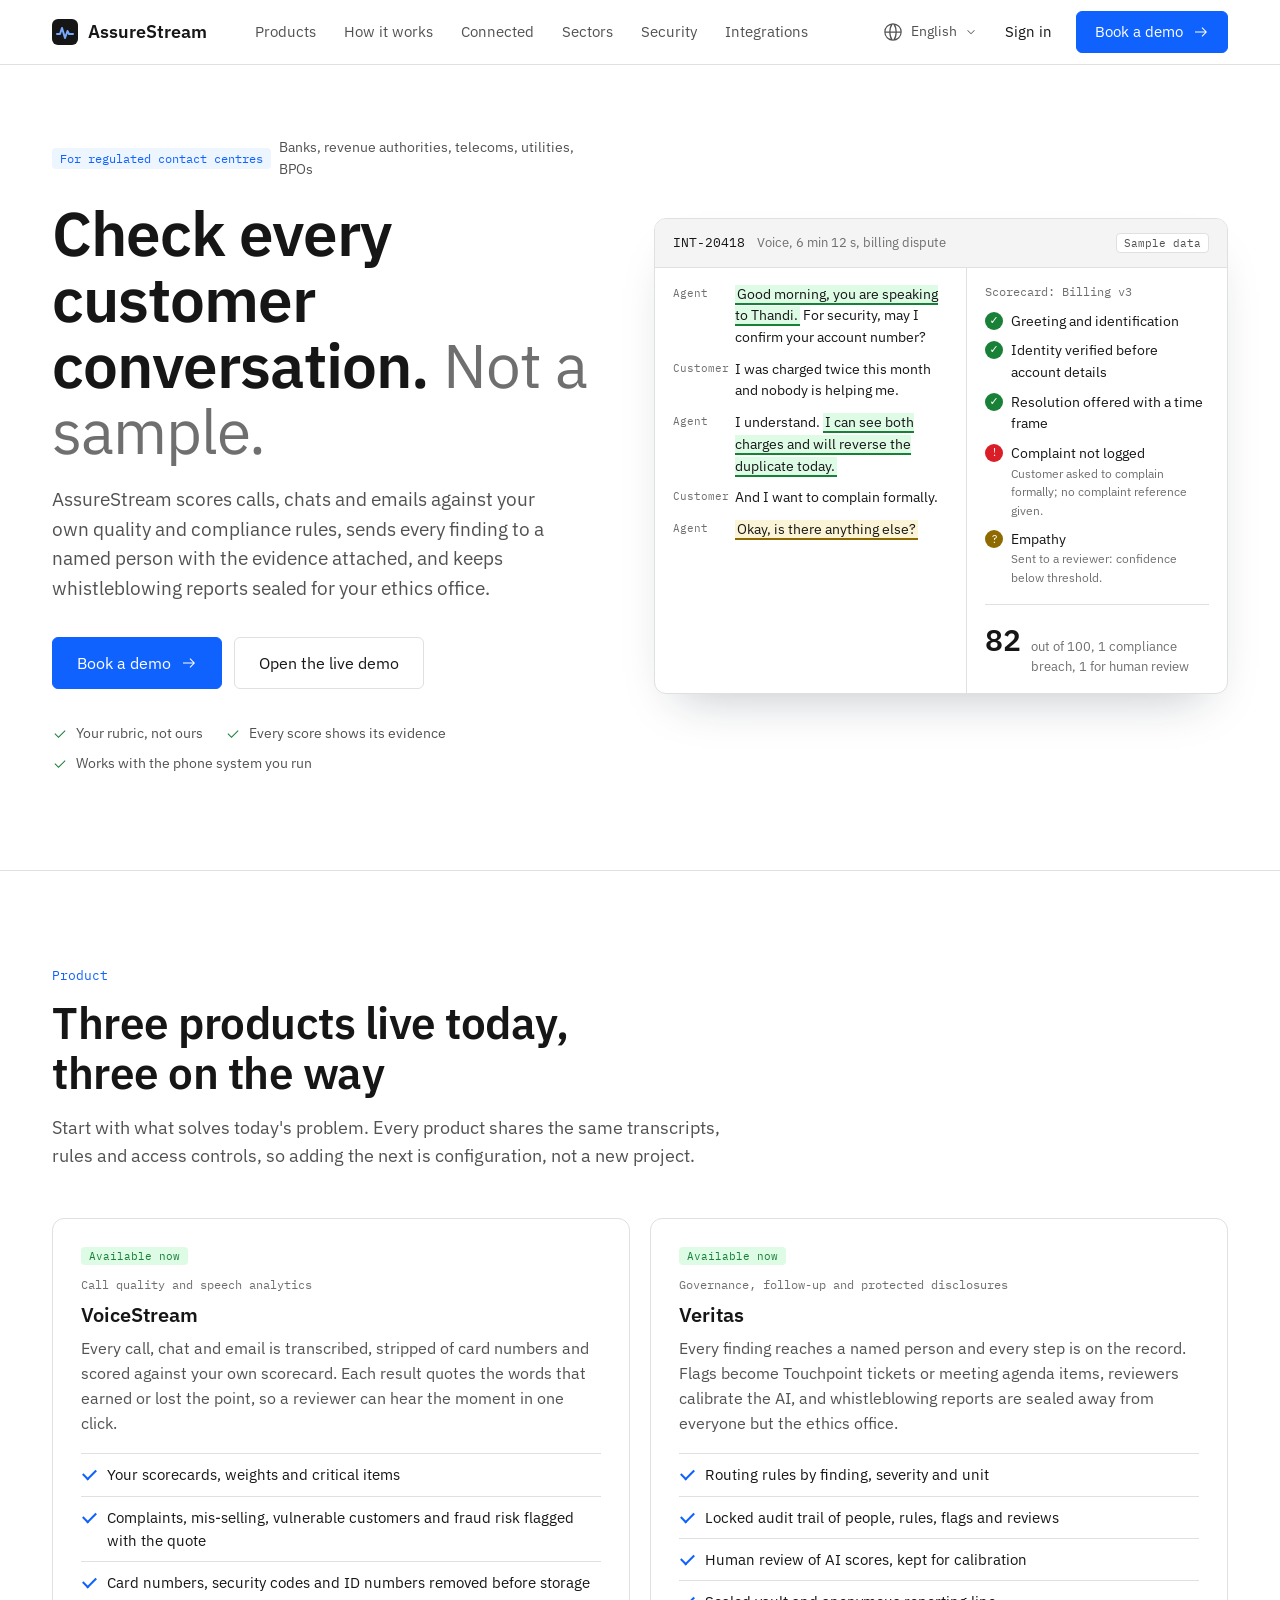
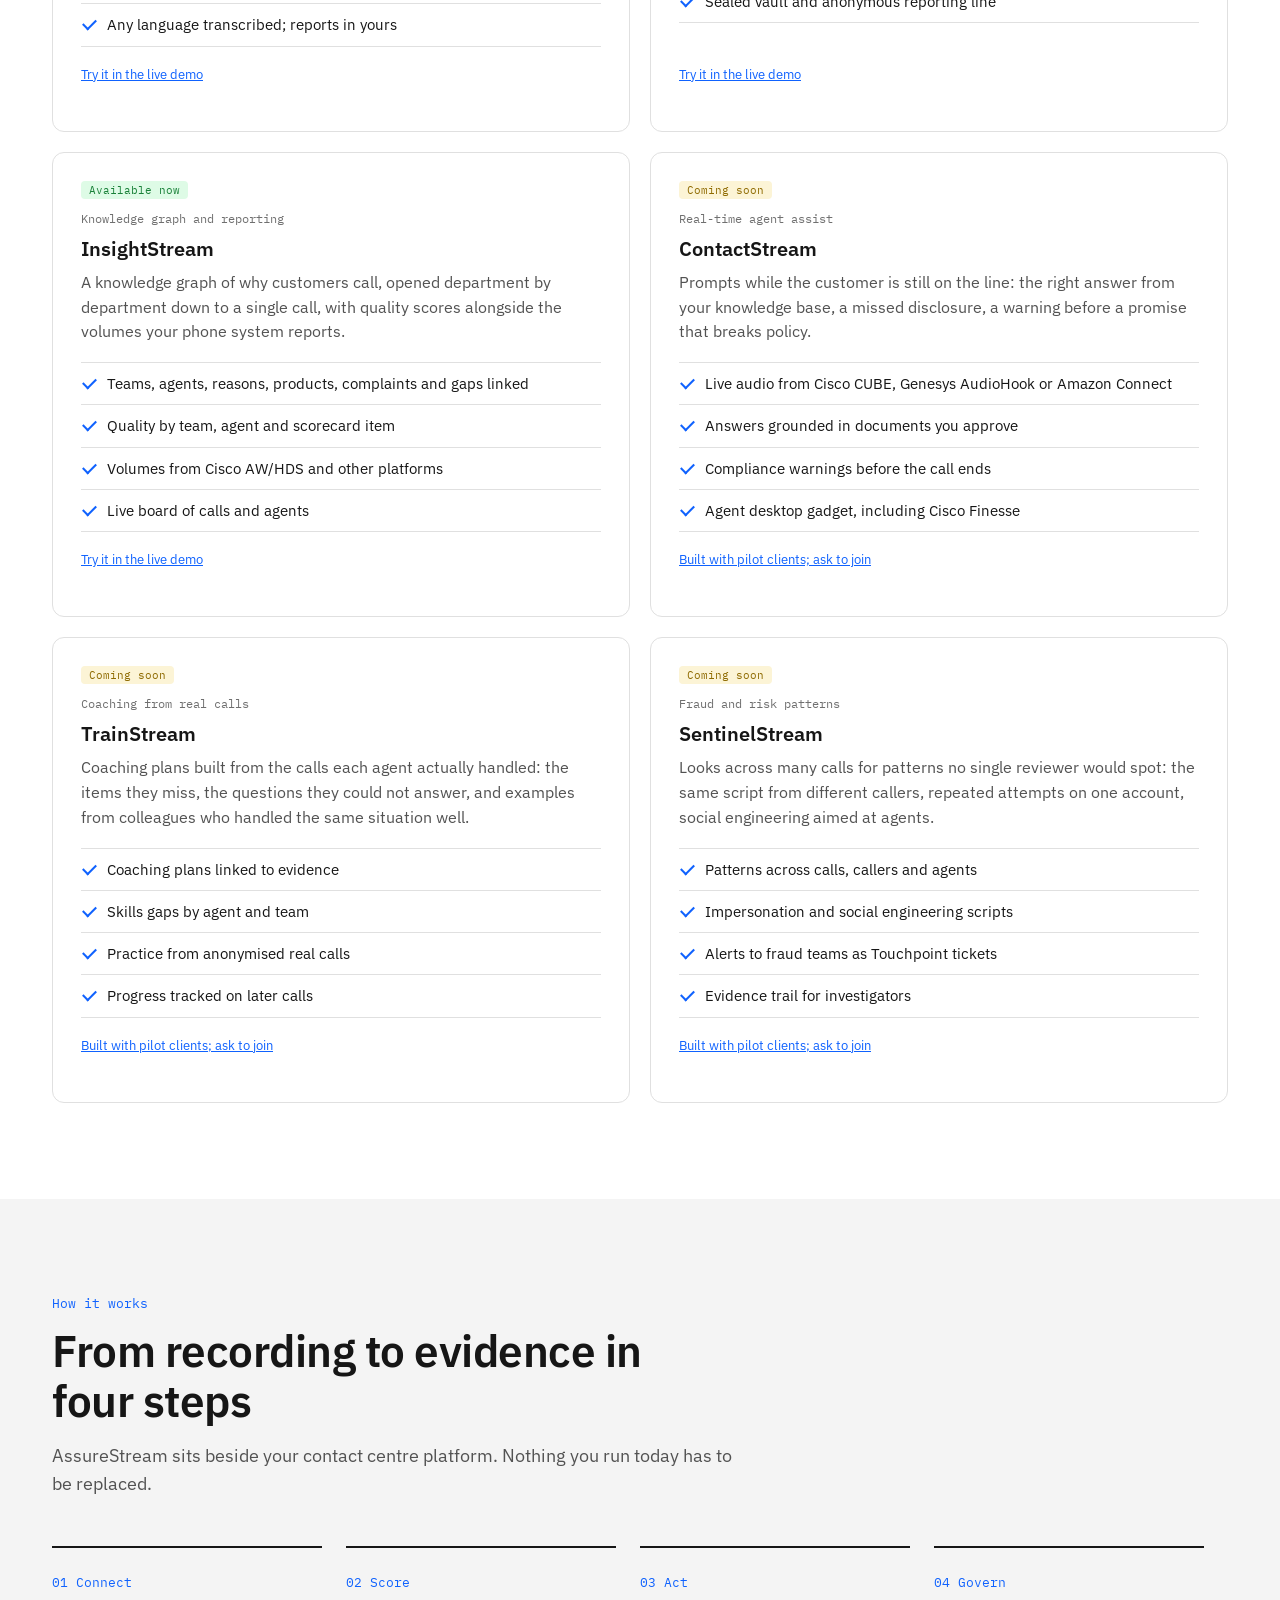
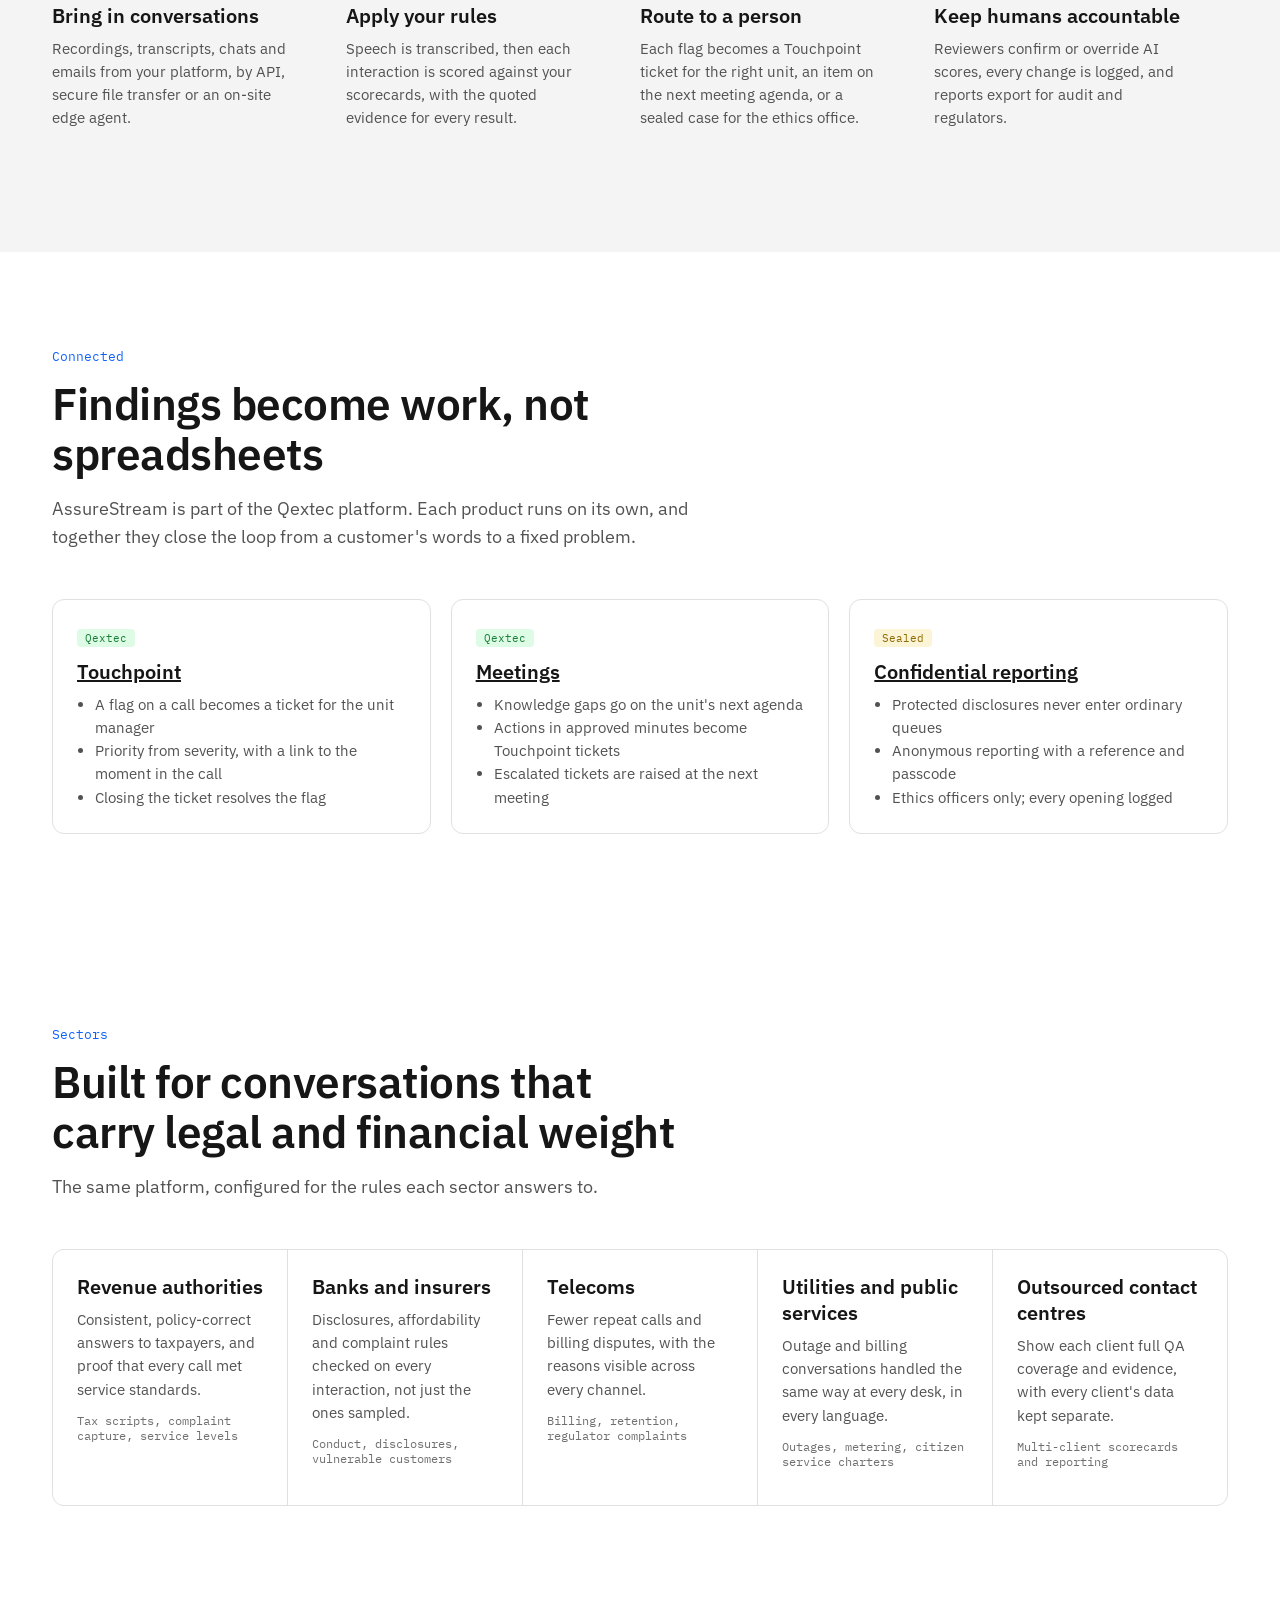
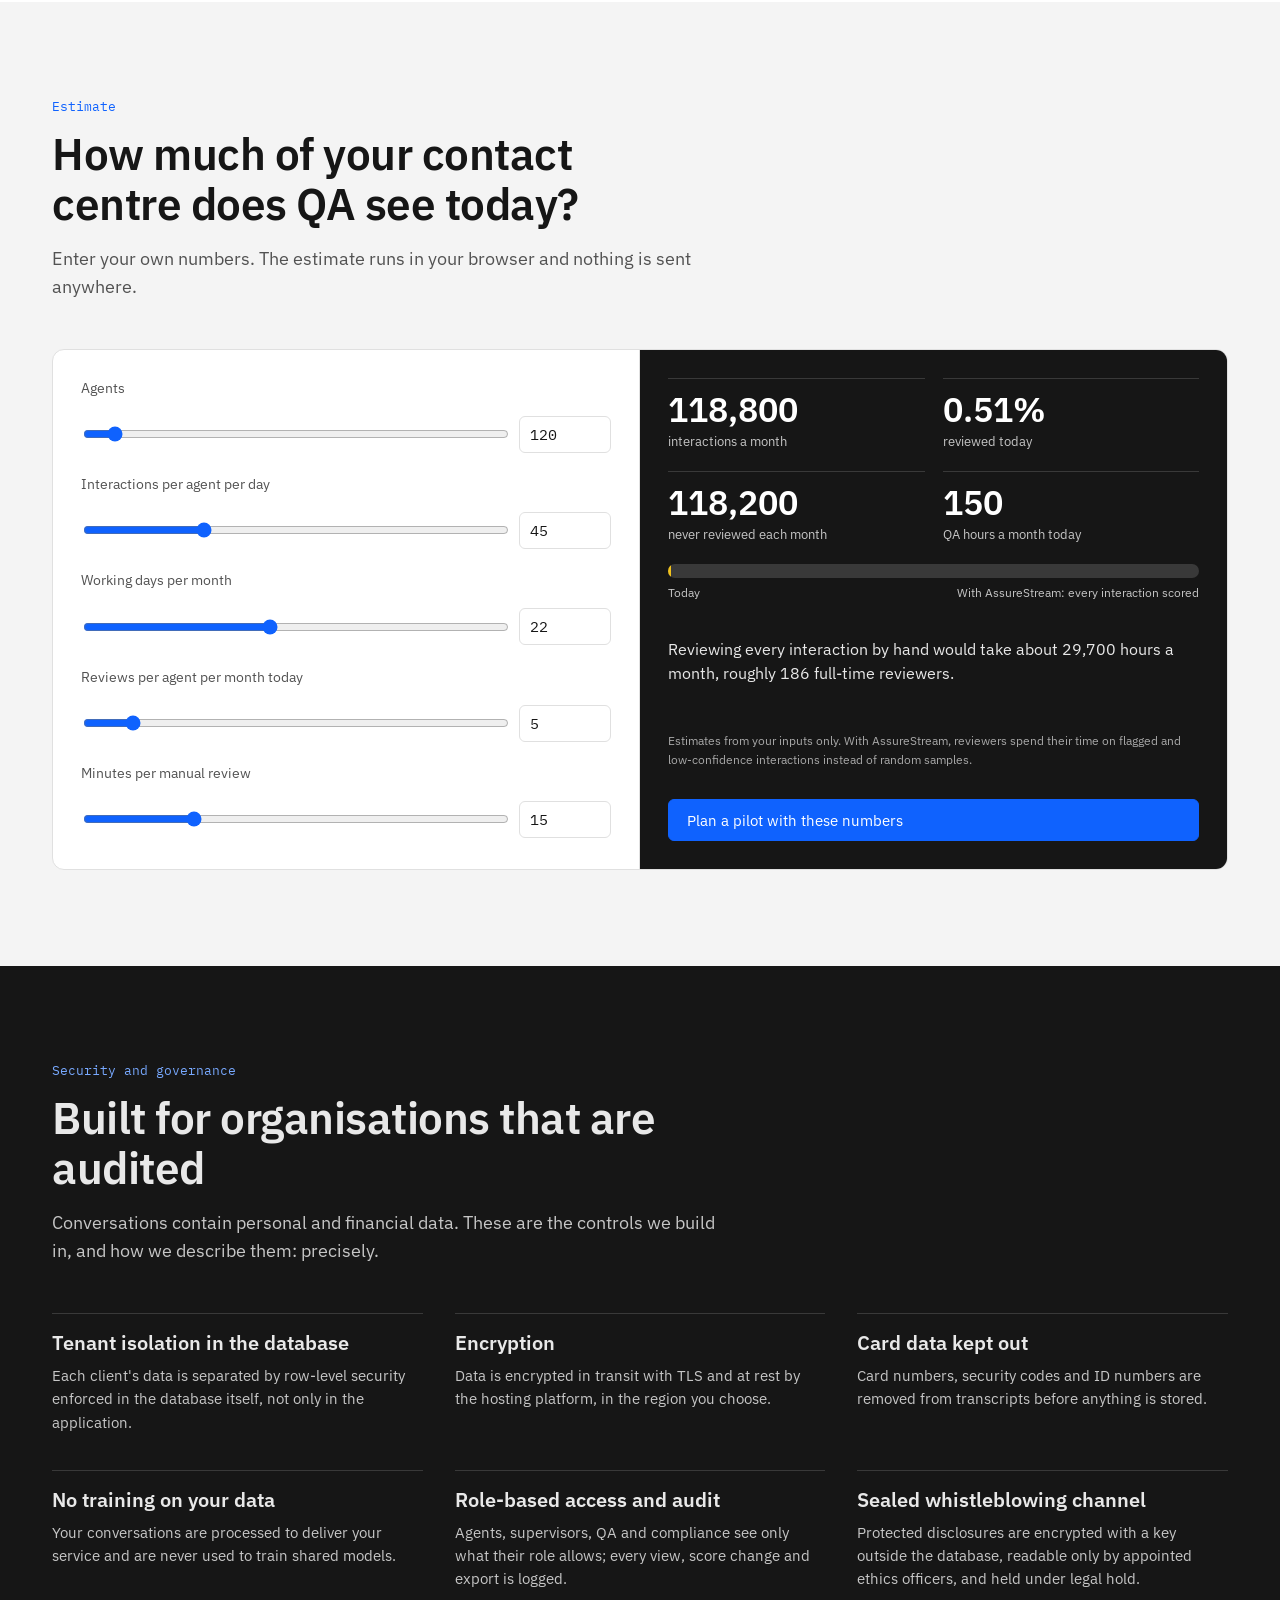
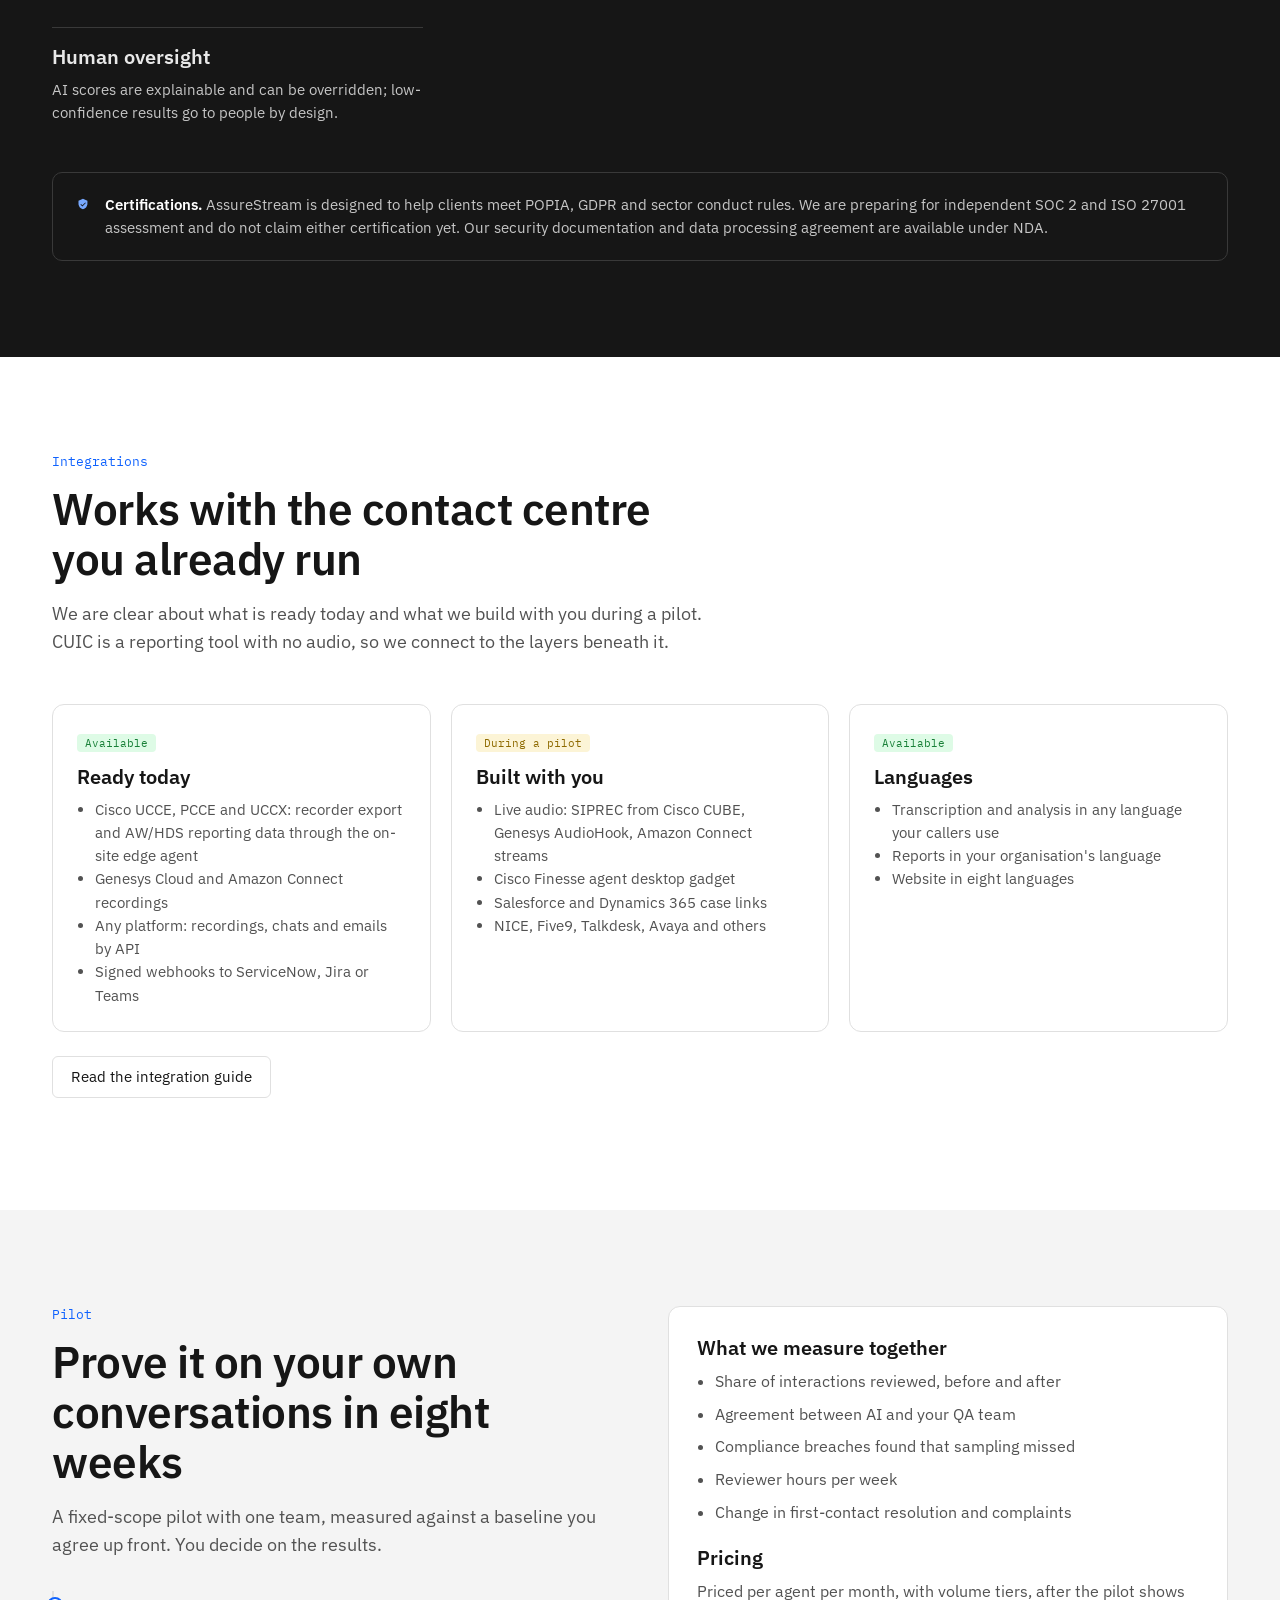
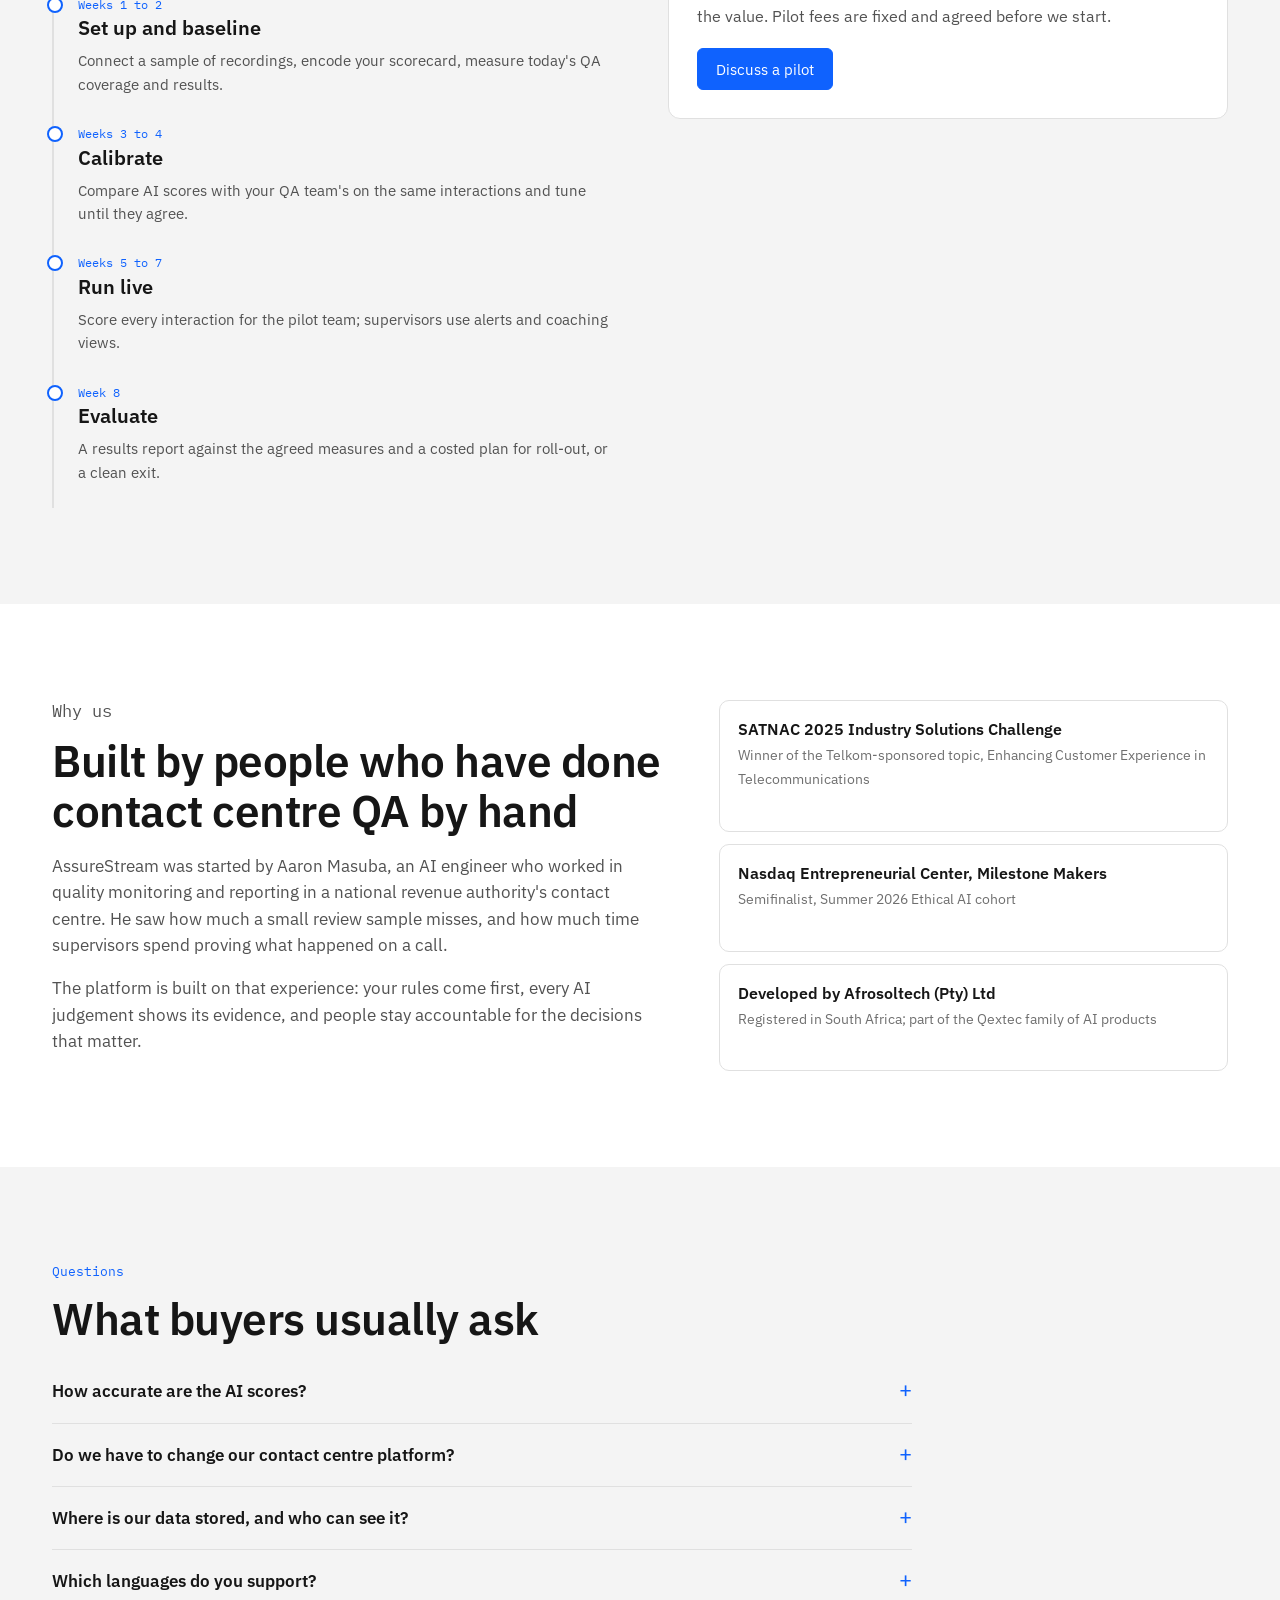
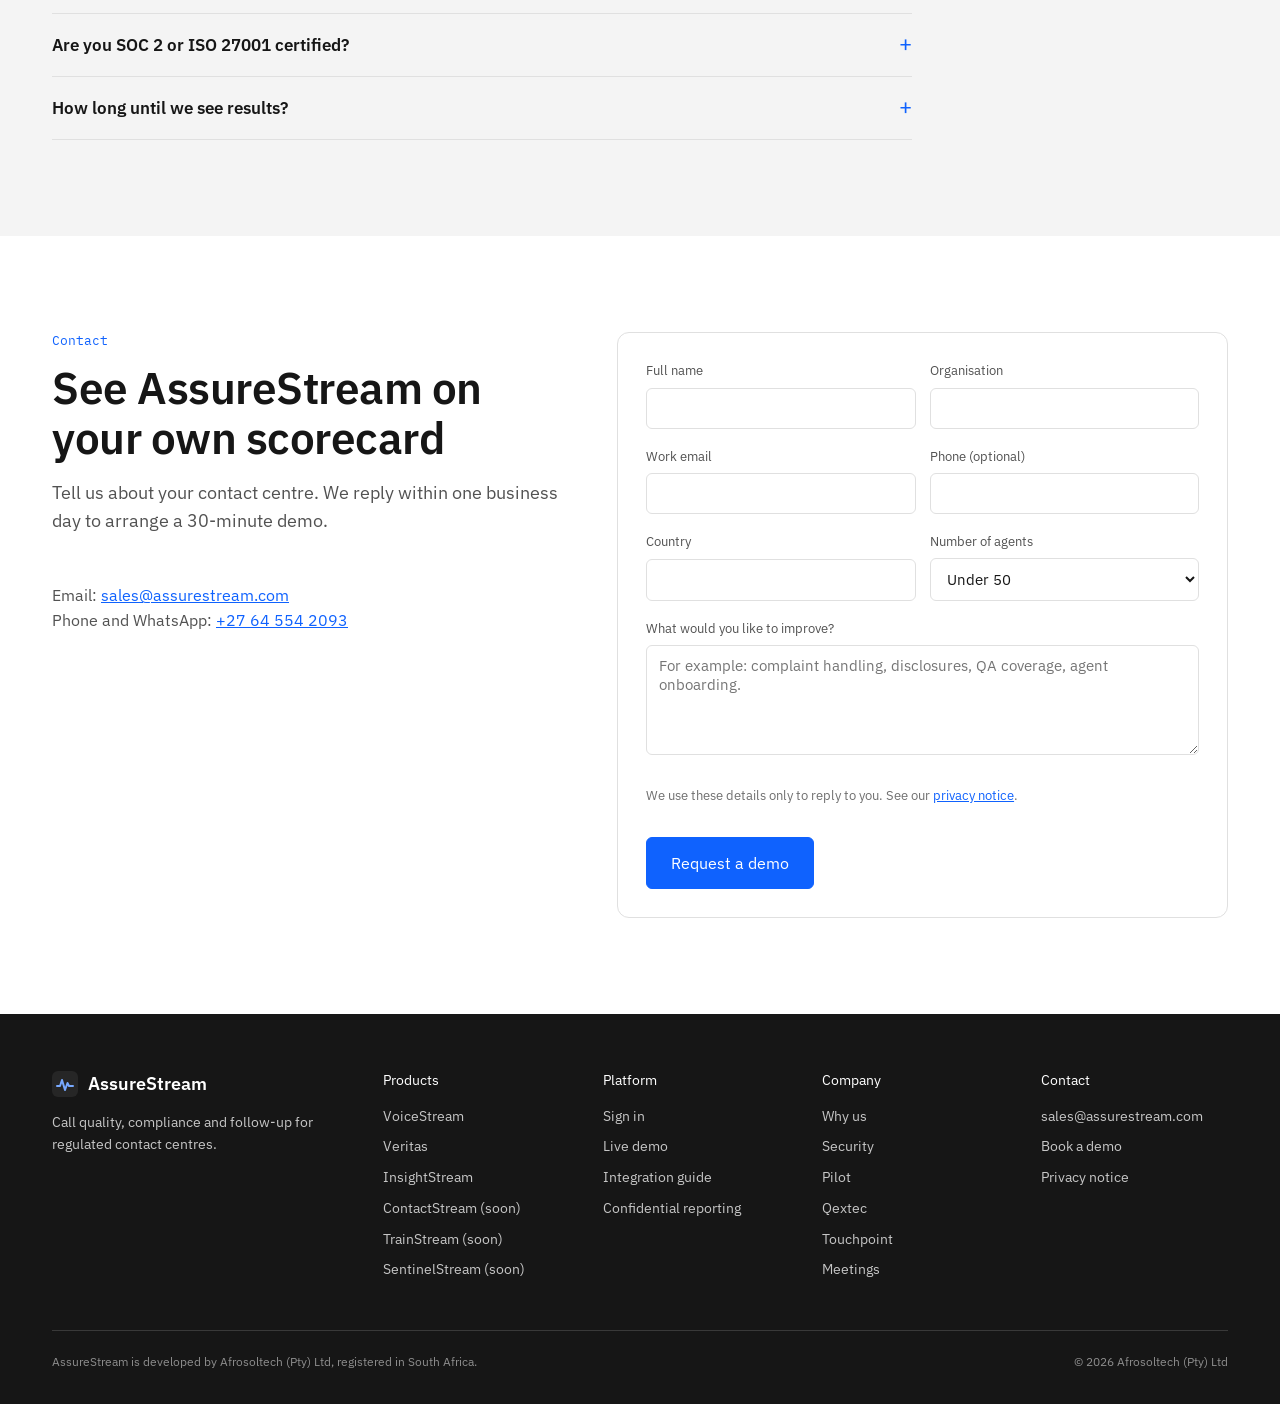
<file: index.html>
<!DOCTYPE html>
<html lang="en">
<head>
<meta charset="utf-8">
<meta name="viewport" content="width=device-width, initial-scale=1">
<title>AssureStream: AI quality assurance and agent assist for regulated contact centres</title>
<meta name="description" content="AssureStream scores every call, chat and email against your own quality and compliance rules, sends every finding to a named person, and gives compliance teams the evidence regulators ask for.">
<meta property="og:title" content="AssureStream: check every customer conversation, not a sample">
<meta property="og:description" content="AI quality assurance, agent assist and coaching for banks, revenue authorities, telecoms, utilities and outsourced contact centres.">
<link rel="stylesheet" href="fonts/fonts.css">
<script src="globe.js" defer></script>
<style>
:root{--ink:#161616;--ink2:#525252;--help:#6f6f6f;--paper:#fff;--mist:#f4f4f4;--line:#e0e0e0;--pri:#0f62fe;--pri-h:#0353e9;--pri-l:#edf5ff;--pass:#198038;--flag:#8e6a00;--fail:#da1e28;--sans:'IBM Plex Sans',system-ui,-apple-system,'Segoe UI','Noto Sans','Noto Sans Arabic','Noto Sans SC','PingFang SC','Microsoft YaHei',sans-serif;--mono:'IBM Plex Mono',ui-monospace,Menlo,monospace}
*{box-sizing:border-box}html{scroll-behavior:smooth;scroll-padding-top:64px}
@media (prefers-reduced-motion:reduce){html{scroll-behavior:auto}*{transition:none!important;animation:none!important}}
body{margin:0;font-family:var(--sans);color:var(--ink);background:var(--paper);font-size:16px;line-height:1.55;-webkit-font-smoothing:antialiased}
a{color:var(--pri)}a:hover{color:var(--pri-h)}:focus-visible{outline:2px solid var(--pri);outline-offset:2px}
.wrap{max-width:1240px;margin:0 auto;padding:0 32px}@media (max-width:672px){.wrap{padding:0 18px}}
.skip{position:absolute;left:-999px;top:0;background:var(--pri);color:#fff;padding:12px 16px;z-index:100}.skip:focus{left:0}
/* header */
header.top{position:sticky;top:0;z-index:50;background:rgba(255,255,255,.96);backdrop-filter:saturate(1.4) blur(8px);border-bottom:1px solid var(--line)}
header.top .wrap{display:flex;align-items:center;height:64px;gap:8px}
.brand{display:flex;align-items:center;gap:10px;color:var(--ink);text-decoration:none;font-weight:600;font-size:18px;margin-right:28px}
nav.main{display:flex;gap:4px}nav.main a{color:var(--ink2);text-decoration:none;font-size:15px;padding:8px 12px;border-radius:6px}nav.main a:hover{background:var(--mist);color:var(--ink)}
.sp{flex:1}
.cta{display:inline-flex;align-items:center;gap:10px;height:42px;padding:0 18px;border-radius:6px;background:var(--pri);color:#fff;text-decoration:none;font-size:15px;font-weight:500;border:1px solid var(--pri);cursor:pointer;font-family:inherit}
.cta:hover{background:var(--pri-h);color:#fff}.cta.alt{background:#fff;color:var(--ink);border-color:var(--line)}.cta.alt:hover{border-color:var(--ink);color:var(--ink)}
.cta.lg{height:52px;padding:0 24px;font-size:16px}
header .qxg>.qxg-b{color:var(--ink2);height:42px;border-radius:6px}header .qxg>.qxg-b:hover,header .qxg.open>.qxg-b{background:var(--mist);color:var(--ink)}
header .qxg>.qxg-b:focus-visible{outline-color:var(--pri)}
header .qxg .qxg-m{background:#fff;border-color:var(--line);border-radius:8px}header .qxg .qxg-m button{color:var(--ink2)}header .qxg .qxg-m button:hover,header .qxg .qxg-m button:focus-visible{background:var(--mist);color:var(--ink)}header .qxg .qxg-m button[aria-checked=true]{color:var(--ink)}
.burger{display:none;background:none;border:0;width:44px;height:44px;cursor:pointer;color:var(--ink)}
@media (max-width:1000px){nav.main{display:none;position:fixed;top:64px;left:0;right:0;background:#fff;flex-direction:column;padding:8px 16px 16px;border-bottom:1px solid var(--line)}body.nav-open nav.main{display:flex}.burger{display:block;margin-left:-10px}header .cta .long{display:none}}
/* hero */
.hero{padding:72px 0 96px;background:#fff;border-bottom:1px solid var(--line)}
.hero-grid{display:grid;grid-template-columns:1fr 1.05fr;gap:56px;align-items:center}@media (max-width:1000px){.hero-grid{grid-template-columns:1fr}}
.kicker{display:inline-flex;align-items:center;gap:8px;font-size:14px;color:var(--ink2);margin:0 0 20px}
.kicker b{white-space:nowrap;font:500 12px var(--mono);color:var(--pri);background:var(--pri-l);padding:3px 8px;border-radius:4px}
h1{font-size:clamp(38px,5.2vw,62px);line-height:1.06;letter-spacing:-1px;font-weight:600;margin:0 0 22px;max-width:15ch}
h1 .soft{color:var(--help);font-weight:400}
.lead{font-size:19px;color:var(--ink2);max-width:46ch;margin:0 0 34px}
.hero .row{display:flex;gap:12px;flex-wrap:wrap}
.proof{display:flex;flex-wrap:wrap;gap:8px 22px;margin-top:34px;font-size:14px;color:var(--ink2)}.proof span{display:inline-flex;gap:8px;align-items:center}.proof svg{color:var(--pass)}
/* review card */
.review{background:#fff;border:1px solid var(--line);border-radius:12px;box-shadow:0 24px 48px -24px rgba(14,27,43,.28);overflow:hidden;font-size:14px}
.rv-h{display:flex;align-items:center;gap:12px;padding:14px 18px;border-bottom:1px solid var(--line);background:var(--mist)}
.rv-h .id{font:500 13px var(--mono)}.rv-h .meta{color:var(--help);font-size:13px}.rv-h .sample{margin-left:auto;font:500 11px var(--mono);color:var(--ink2);border:1px solid var(--line);padding:2px 7px;border-radius:4px;background:#fff}
.rv-b{display:grid;grid-template-columns:1.2fr 1fr}@media (max-width:560px){.rv-b{grid-template-columns:1fr}}
.tx{padding:16px 18px;border-right:1px solid var(--line);display:grid;gap:10px;align-content:start}
.ln{display:grid;grid-template-columns:54px 1fr;gap:8px}.ln .who{font:500 11px var(--mono);color:var(--help);padding-top:2px}.ln p{margin:0}
.ln mark{background:#fcf4d6;color:inherit;border-bottom:2px solid var(--flag);padding:0 2px}
.ln.ag mark.ok{background:#defbe6;border-color:var(--pass)}
.sc{padding:16px 18px;display:grid;gap:8px;align-content:start}
.sc h4{margin:0 0 4px;font:500 12px var(--mono);color:var(--help)}
.ck{display:flex;gap:8px;align-items:flex-start;opacity:0;transform:translateY(4px);animation:in .4s ease forwards}
.ck i{flex:none;width:18px;height:18px;border-radius:50%;display:grid;place-items:center;color:#fff;font-style:normal;font-size:11px;margin-top:1px}
.ck.p i{background:var(--pass)}.ck.f i{background:var(--flag)}.ck.x i{background:var(--fail)}
.ck small{display:block;color:var(--help);font-size:12px}
.score{margin-top:8px;padding-top:12px;border-top:1px solid var(--line);display:flex;align-items:baseline;gap:10px;opacity:0;animation:in .4s ease forwards}.score b{font-size:30px;font-weight:600}.score span{color:var(--help);font-size:13px}
@keyframes in{to{opacity:1;transform:none}}
.ck:nth-child(2){animation-delay:.5s}.ck:nth-child(3){animation-delay:.9s}.ck:nth-child(4){animation-delay:1.3s}.ck:nth-child(5){animation-delay:1.7s}.ck:nth-child(6){animation-delay:2.1s}.score{animation-delay:2.6s}
/* sections */
section{padding:96px 0}section.mist{background:var(--mist)}section.ink{background:var(--ink);color:#e8e8e8}
.eb{font:500 13px var(--mono);color:var(--pri);margin:0 0 14px}section.ink .eb{color:#78a9ff}
h2{font-size:clamp(30px,3.4vw,44px);line-height:1.15;letter-spacing:-.5px;font-weight:600;margin:0 0 16px;max-width:24ch}
.sub{font-size:18px;color:var(--ink2);max-width:62ch;margin:0 0 48px}section.ink .sub{color:#c6c6c6}
h3{font-size:20px;line-height:1.3;font-weight:600;margin:0 0 8px}
/* modules */
.mods{display:grid;grid-template-columns:repeat(2,1fr);gap:20px}@media (max-width:800px){.mods{grid-template-columns:1fr}}
.mod{background:#fff;border:1px solid var(--line);border-radius:12px;padding:28px;display:flex;flex-direction:column}
.mod .nm{font:500 12px var(--mono);color:var(--help);margin-bottom:10px}
.mod p{color:var(--ink2);margin:0 0 18px}
.mod ul{margin:0;padding:0;list-style:none;border-top:1px solid var(--line)}.mod li{padding:9px 0 9px 26px;border-bottom:1px solid var(--line);position:relative;font-size:15px}
.mod li::before{content:"";position:absolute;left:2px;top:15px;width:11px;height:6px;border-left:2px solid var(--pri);border-bottom:2px solid var(--pri);transform:rotate(-45deg)}
.mod .st{margin-top:18px;font-size:13px;color:var(--help)}.mod .st b{color:var(--pass);font-weight:500}
/* flow */
.flow{display:grid;grid-template-columns:repeat(4,1fr);gap:0;counter-reset:f}@media (max-width:900px){.flow{grid-template-columns:1fr 1fr}}@media (max-width:560px){.flow{grid-template-columns:1fr}}
.fs{padding:26px 24px 26px 0;border-top:2px solid var(--ink);margin-right:24px}
.fs .n{font:500 13px var(--mono);color:var(--pri);margin-bottom:12px}.fs p{color:var(--ink2);margin:0;font-size:15px}
/* sectors */
.secs{display:grid;grid-template-columns:repeat(5,1fr);gap:1px;background:var(--line);border:1px solid var(--line);border-radius:12px;overflow:hidden}
@media (max-width:1000px){.secs{grid-template-columns:repeat(2,1fr)}}@media (max-width:560px){.secs{grid-template-columns:1fr}}
.sec{background:#fff;padding:24px}.sec p{color:var(--ink2);font-size:15px;margin:0 0 12px}.sec .q{font:500 12px var(--mono);color:var(--help)}
/* calculator */
.calc{display:grid;grid-template-columns:1fr 1fr;gap:0;background:#fff;border:1px solid var(--line);border-radius:12px;overflow:hidden}@media (max-width:900px){.calc{grid-template-columns:1fr}}
.cin{padding:28px;display:grid;gap:18px;border-right:1px solid var(--line)}
.cin label{display:grid;gap:6px;font-size:14px;color:var(--ink2)}
.cin .rng{display:grid;grid-template-columns:1fr 92px;gap:12px;align-items:center}
.cin input[type=range]{width:100%;accent-color:var(--pri)}
.cin input[type=number]{font:500 15px var(--mono);padding:8px 10px;border:1px solid var(--line);border-radius:6px;width:100%;color:var(--ink)}
.cout{padding:28px;background:var(--ink);color:#e8e8e8;display:grid;gap:18px;align-content:start}
.big{display:grid;grid-template-columns:1fr 1fr;gap:18px}
.kpi{border-top:1px solid #393939;padding-top:12px}.kpi b{display:block;font-size:34px;font-weight:600;line-height:1.1;color:#fff}.kpi span{font-size:13px;color:#c6c6c6}
.bar{height:14px;background:#393939;border-radius:7px;overflow:hidden;position:relative}.bar i{position:absolute;inset:0 auto 0 0;background:#f1c21b;border-radius:7px;transition:width .3s}
.barl{display:flex;justify-content:space-between;font-size:12px;color:#c6c6c6;margin-top:6px}
.cnote{font-size:12px;color:#a8a8a8}
/* security */
.sgrid{display:grid;grid-template-columns:repeat(3,1fr);gap:36px 32px}@media (max-width:900px){.sgrid{grid-template-columns:1fr 1fr}}@media (max-width:560px){.sgrid{grid-template-columns:1fr}}
.sgrid div{border-top:1px solid #393939;padding-top:16px}.sgrid p{color:#c6c6c6;margin:0;font-size:15px}
.cert{margin-top:48px;padding:20px 24px;border:1px solid #393939;border-radius:10px;display:flex;gap:16px;align-items:flex-start;color:#c6c6c6;font-size:15px}.cert b{color:#fff}
/* integrations */
.ints{display:grid;grid-template-columns:repeat(3,1fr);gap:20px}@media (max-width:900px){.ints{grid-template-columns:1fr}}
.int{border:1px solid var(--line);border-radius:12px;padding:24px;background:#fff}.int .tg{display:inline-block;font:500 11px var(--mono);padding:2px 8px;border-radius:4px;margin-bottom:12px}
.tg.ready{background:#defbe6;color:var(--pass)}.tg.req{background:#fcf4d6;color:var(--flag)}
.mod .tg{align-self:flex-start;display:inline-block;font:500 11px var(--mono);padding:2px 8px;border-radius:4px;margin-bottom:12px}.mod .st{margin-top:auto;padding-top:18px}.mod .st a{color:var(--pri);font-weight:500}
.int h3 a{color:inherit}nav.main a{white-space:nowrap}nav.main a.mob{display:none}@media (max-width:640px){nav.main a.mob{display:block}}.signin{color:inherit;text-decoration:none;font-size:15px;margin-right:16px;white-space:nowrap}.signin:hover{text-decoration:underline}@media (max-width:640px){.signin{display:none}}
.int ul{margin:0;padding-left:18px;color:var(--ink2);font-size:15px}
/* pilot */
.pilot{display:grid;grid-template-columns:1fr 1fr;gap:56px;align-items:start}@media (max-width:900px){.pilot{grid-template-columns:1fr}}
.tl{border-left:2px solid var(--line);margin:0;padding:0;list-style:none}.tl li{padding:0 0 24px 24px;position:relative}.tl li::before{content:"";position:absolute;left:-7px;top:6px;width:12px;height:12px;border-radius:50%;background:#fff;border:2px solid var(--pri)}
.tl .w{font:500 12px var(--mono);color:var(--pri)}.tl p{margin:2px 0 0;color:var(--ink2);font-size:15px}
.meas{background:#fff;border:1px solid var(--line);border-radius:12px;padding:28px}.meas ul{padding-left:18px;color:var(--ink2);margin:0 0 20px}.meas li{margin:0 0 8px}
/* team */
.team{display:grid;grid-template-columns:1.2fr 1fr;gap:56px}@media (max-width:900px){.team{grid-template-columns:1fr}}
.team p{color:var(--ink2);font-size:17px}
.rec{display:grid;gap:12px}.rec div{border:1px solid var(--line);border-radius:10px;padding:16px 18px;background:#fff}.rec b{display:block}.rec span{color:var(--help);font-size:14px}
/* faq */
.faq{max-width:860px}.faq details{border-bottom:1px solid var(--line);padding:18px 0}.faq summary{cursor:pointer;font-weight:600;font-size:17px;list-style:none;display:flex;justify-content:space-between;gap:16px}.faq summary::-webkit-details-marker{display:none}
.faq summary::after{content:"+";font-weight:400;color:var(--pri);font-size:22px;line-height:1}.faq details[open] summary::after{content:"\2212"}.faq p{color:var(--ink2);margin:12px 0 0}
/* contact */
.ct{display:grid;grid-template-columns:1fr 1.2fr;gap:56px}@media (max-width:900px){.ct{grid-template-columns:1fr}}
form.cf{display:grid;grid-template-columns:1fr 1fr;gap:18px 14px;background:#fff;border:1px solid var(--line);border-radius:12px;padding:28px}@media (max-width:600px){form.cf{grid-template-columns:1fr}}
form.cf .full{grid-column:1/-1}form.cf label{display:grid;gap:6px;font-size:13px;color:var(--ink2)}
form.cf input,form.cf select,form.cf textarea{font:400 15px var(--sans);padding:10px 12px;border:1px solid var(--line);border-radius:6px;color:var(--ink);background:#fff;width:100%}
form.cf textarea{min-height:110px;resize:vertical}form.cf input:focus,form.cf select:focus,form.cf textarea:focus{outline:2px solid var(--pri);outline-offset:0;border-color:var(--pri)}
.hp{position:absolute;left:-5000px}#cfMsg{grid-column:1/-1;display:none;padding:12px 14px;border-radius:6px;background:var(--pri-l)}#cfMsg.err{background:#fff1f1}
.note{font-size:13px;color:var(--help)}
/* footer */
footer{background:var(--ink);color:#c6c6c6;padding:56px 0 32px;font-size:14px}
footer .cols{display:grid;grid-template-columns:1.6fr 1fr 1fr 1fr 1fr;gap:32px;padding-bottom:40px;border-bottom:1px solid #393939}@media (max-width:800px){footer .cols{grid-template-columns:1fr 1fr}}
footer h4{color:#fff;font-size:14px;font-weight:500;margin:0 0 14px}footer ul{list-style:none;margin:0;padding:0}footer li{margin:0 0 9px}footer a{color:#c6c6c6;text-decoration:none}footer a:hover{color:#fff;text-decoration:underline}
footer .legal{padding-top:22px;display:flex;flex-wrap:wrap;gap:16px;justify-content:space-between;font-size:12px;color:#8d8d8d}
footer .brand{color:#fff}
[dir=rtl] .mod li{padding:9px 26px 9px 0}[dir=rtl] .mod li::before{left:auto;right:2px}[dir=rtl] .fs{padding:26px 0 26px 24px;margin:0 0 0 24px}[dir=rtl] .tl{border-left:0;border-right:2px solid var(--line)}[dir=rtl] .tl li{padding:0 24px 24px 0}[dir=rtl] .tl li::before{left:auto;right:-7px}[dir=rtl] .cin{border-right:0;border-left:1px solid var(--line)}[dir=rtl] .tx{border-right:0;border-left:1px solid var(--line)}[dir=rtl] .brand{margin:0 0 0 28px}[dir=rtl] .rv-h .sample{margin:0 auto 0 0}
body.i18n-busy main{opacity:.6;transition:opacity .2s}
</style>
</head>
<body>
<a class="skip" href="#main">Skip to content</a>
<header class="top">
  <div class="wrap">
    <button class="burger" id="burger" aria-label="Menu" aria-expanded="false"><svg width="22" height="22" viewBox="0 0 20 20" fill="currentColor" aria-hidden="true"><rect x="2" y="4" width="16" height="1.6"/><rect x="2" y="9.2" width="16" height="1.6"/><rect x="2" y="14.4" width="16" height="1.6"/></svg></button>
    <a class="brand" href="#top" aria-label="AssureStream home"><svg width="26" height="26" viewBox="0 0 26 26" aria-hidden="true"><rect width="26" height="26" rx="6" fill="#161616"/><path d="M5 15h3l2-6 3 10 2.5-7 1.5 3H21" fill="none" stroke="#78a9ff" stroke-width="2" stroke-linecap="round" stroke-linejoin="round"/></svg>AssureStream</a>
    <nav class="main" id="nav" aria-label="Main"><a href="#product">Products</a><a href="#how">How it works</a><a href="#connected">Connected</a><a href="#sectors">Sectors</a><a href="#security">Security</a><a href="#integrations">Integrations</a><a class="mob" href="https://app.assurestream.com">Sign in</a></nav>
    <span class="sp"></span>
    <div class="qxg" data-langs="en,fr,pt,es,ar,zh,sw,de"></div>
    <a class="signin" href="https://app.assurestream.com">Sign in</a>
    <a class="cta" href="#contact"><span class="long">Book a demo</span><svg width="16" height="16" viewBox="0 0 16 16" fill="currentColor" aria-hidden="true"><path d="M9.3 3.3 8.6 4l3.5 3.5H2v1h10.1L8.6 12l.7.7L14 8z"/></svg></a>
  </div>
</header>

<main id="main">
<div class="hero" id="top">
  <div class="wrap hero-grid">
    <div>
      <p class="kicker"><b>For regulated contact centres</b> Banks, revenue authorities, telecoms, utilities, BPOs</p>
      <h1>Check every customer conversation. <span class="soft">Not a sample.</span></h1>
      <p class="lead">AssureStream scores calls, chats and emails against your own quality and compliance rules, sends every finding to a named person with the evidence attached, and keeps whistleblowing reports sealed for your ethics office.</p>
      <div class="row"><a class="cta lg" href="#contact">Book a demo <svg width="16" height="16" viewBox="0 0 16 16" fill="currentColor" aria-hidden="true"><path d="M9.3 3.3 8.6 4l3.5 3.5H2v1h10.1L8.6 12l.7.7L14 8z"/></svg></a><a class="cta lg alt" href="https://app.assurestream.com/?demo=1">Open the live demo</a></div>
      <div class="proof"><span><svg width="16" height="16" viewBox="0 0 16 16" fill="currentColor" aria-hidden="true"><path d="m6.5 12-4-4 .7-.7 3.3 3.3 6.3-6.3.7.7z"/></svg>Your rubric, not ours</span><span><svg width="16" height="16" viewBox="0 0 16 16" fill="currentColor" aria-hidden="true"><path d="m6.5 12-4-4 .7-.7 3.3 3.3 6.3-6.3.7.7z"/></svg>Every score shows its evidence</span><span><svg width="16" height="16" viewBox="0 0 16 16" fill="currentColor" aria-hidden="true"><path d="m6.5 12-4-4 .7-.7 3.3 3.3 6.3-6.3.7.7z"/></svg>Works with the phone system you run</span></div>
    </div>
    <div class="review" role="img" aria-label="Sample interaction review: a transcript with highlighted phrases and a scorecard of six checks, scoring 82 out of 100.">
      <div class="rv-h"><span class="id">INT-20418</span><span class="meta">Voice, 6 min 12 s, billing dispute</span><span class="sample">Sample data</span></div>
      <div class="rv-b">
        <div class="tx">
          <div class="ln ag"><span class="who">Agent</span><p><mark class="ok">Good morning, you are speaking to Thandi.</mark> For security, may I confirm your account number?</p></div>
          <div class="ln"><span class="who">Customer</span><p>I was charged twice this month and nobody is helping me.</p></div>
          <div class="ln ag"><span class="who">Agent</span><p>I understand. <mark class="ok">I can see both charges and will reverse the duplicate today.</mark></p></div>
          <div class="ln"><span class="who">Customer</span><p>And I want to complain formally.</p></div>
          <div class="ln ag"><span class="who">Agent</span><p><mark>Okay, is there anything else?</mark></p></div>
        </div>
        <div class="sc">
          <h4>Scorecard: Billing v3</h4>
          <div class="ck p"><i>&#10003;</i><div>Greeting and identification</div></div>
          <div class="ck p"><i>&#10003;</i><div>Identity verified before account details</div></div>
          <div class="ck p"><i>&#10003;</i><div>Resolution offered with a time frame</div></div>
          <div class="ck x"><i>!</i><div>Complaint not logged<small>Customer asked to complain formally; no complaint reference given.</small></div></div>
          <div class="ck f"><i>?</i><div>Empathy<small>Sent to a reviewer: confidence below threshold.</small></div></div>
          <div class="score"><b>82</b><span>out of 100, 1 compliance breach, 1 for human review</span></div>
        </div>
      </div>
    </div>
  </div>
</div>

<section id="product">
  <div class="wrap">
    <p class="eb">Product</p>
    <h2>Three products live today, three on the way</h2>
    <p class="sub">Start with what solves today's problem. Every product shares the same transcripts, rules and access controls, so adding the next is configuration, not a new project.</p>
    <div class="mods">
      <article class="mod" id="voicestream"><span class="tg ready">Available now</span><p class="nm">Call quality and speech analytics</p><h3>VoiceStream</h3><p>Every call, chat and email is transcribed, stripped of card numbers and scored against your own scorecard. Each result quotes the words that earned or lost the point, so a reviewer can hear the moment in one click.</p><ul><li>Your scorecards, weights and critical items</li><li>Complaints, mis-selling, vulnerable customers and fraud risk flagged with the quote</li><li>Card numbers, security codes and ID numbers removed before storage</li><li>Any language transcribed; reports in yours</li></ul><p class="st"><a href="https://app.assurestream.com/?demo=1">Try it in the live demo</a></p></article>
      <article class="mod" id="veritas"><span class="tg ready">Available now</span><p class="nm">Governance, follow-up and protected disclosures</p><h3>Veritas</h3><p>Every finding reaches a named person and every step is on the record. Flags become Touchpoint tickets or meeting agenda items, reviewers calibrate the AI, and whistleblowing reports are sealed away from everyone but the ethics office.</p><ul><li>Routing rules by finding, severity and unit</li><li>Locked audit trail of people, rules, flags and reviews</li><li>Human review of AI scores, kept for calibration</li><li>Sealed vault and anonymous reporting line</li></ul><p class="st"><a href="https://app.assurestream.com/?demo=1">Try it in the live demo</a></p></article>
      <article class="mod" id="insightstream"><span class="tg ready">Available now</span><p class="nm">Knowledge graph and reporting</p><h3>InsightStream</h3><p>A knowledge graph of why customers call, opened department by department down to a single call, with quality scores alongside the volumes your phone system reports.</p><ul><li>Teams, agents, reasons, products, complaints and gaps linked</li><li>Quality by team, agent and scorecard item</li><li>Volumes from Cisco AW/HDS and other platforms</li><li>Live board of calls and agents</li></ul><p class="st"><a href="https://app.assurestream.com/?demo=1">Try it in the live demo</a></p></article>
      <article class="mod" id="contactstream"><span class="tg req">Coming soon</span><p class="nm">Real-time agent assist</p><h3>ContactStream</h3><p>Prompts while the customer is still on the line: the right answer from your knowledge base, a missed disclosure, a warning before a promise that breaks policy.</p><ul><li>Live audio from Cisco CUBE, Genesys AudioHook or Amazon Connect</li><li>Answers grounded in documents you approve</li><li>Compliance warnings before the call ends</li><li>Agent desktop gadget, including Cisco Finesse</li></ul><p class="st"><a href="#contact" data-need="Pilot">Built with pilot clients; ask to join</a></p></article>
      <article class="mod" id="trainstream"><span class="tg req">Coming soon</span><p class="nm">Coaching from real calls</p><h3>TrainStream</h3><p>Coaching plans built from the calls each agent actually handled: the items they miss, the questions they could not answer, and examples from colleagues who handled the same situation well.</p><ul><li>Coaching plans linked to evidence</li><li>Skills gaps by agent and team</li><li>Practice from anonymised real calls</li><li>Progress tracked on later calls</li></ul><p class="st"><a href="#contact" data-need="Pilot">Built with pilot clients; ask to join</a></p></article>
      <article class="mod" id="sentinelstream"><span class="tg req">Coming soon</span><p class="nm">Fraud and risk patterns</p><h3>SentinelStream</h3><p>Looks across many calls for patterns no single reviewer would spot: the same script from different callers, repeated attempts on one account, social engineering aimed at agents.</p><ul><li>Patterns across calls, callers and agents</li><li>Impersonation and social engineering scripts</li><li>Alerts to fraud teams as Touchpoint tickets</li><li>Evidence trail for investigators</li></ul><p class="st"><a href="#contact" data-need="Pilot">Built with pilot clients; ask to join</a></p></article>
    </div>
  </div>
</section>

<section id="how" class="mist">
  <div class="wrap">
    <p class="eb">How it works</p>
    <h2>From recording to evidence in four steps</h2>
    <p class="sub">AssureStream sits beside your contact centre platform. Nothing you run today has to be replaced.</p>
    <div class="flow">
      <div class="fs"><div class="n">01 Connect</div><h3>Bring in conversations</h3><p>Recordings, transcripts, chats and emails from your platform, by API, secure file transfer or an on-site edge agent.</p></div>
      <div class="fs"><div class="n">02 Score</div><h3>Apply your rules</h3><p>Speech is transcribed, then each interaction is scored against your scorecards, with the quoted evidence for every result.</p></div>
      <div class="fs"><div class="n">03 Act</div><h3>Route to a person</h3><p>Each flag becomes a Touchpoint ticket for the right unit, an item on the next meeting agenda, or a sealed case for the ethics office.</p></div>
      <div class="fs"><div class="n">04 Govern</div><h3>Keep humans accountable</h3><p>Reviewers confirm or override AI scores, every change is logged, and reports export for audit and regulators.</p></div>
    </div>
  </div>
</section>

<section id="connected">
  <div class="wrap">
    <p class="eb">Connected</p>
    <h2>Findings become work, not spreadsheets</h2>
    <p class="sub">AssureStream is part of the Qextec platform. Each product runs on its own, and together they close the loop from a customer's words to a fixed problem.</p>
    <div class="ints">
      <div class="int"><span class="tg ready">Qextec</span><h3><a href="https://touchpoint.qextec.com">Touchpoint</a></h3><ul><li>A flag on a call becomes a ticket for the unit manager</li><li>Priority from severity, with a link to the moment in the call</li><li>Closing the ticket resolves the flag</li></ul></div>
      <div class="int"><span class="tg ready">Qextec</span><h3><a href="https://meetings.qextec.com">Meetings</a></h3><ul><li>Knowledge gaps go on the unit's next agenda</li><li>Actions in approved minutes become Touchpoint tickets</li><li>Escalated tickets are raised at the next meeting</li></ul></div>
      <div class="int"><span class="tg req">Sealed</span><h3><a href="https://vault.assurestream.com">Confidential reporting</a></h3><ul><li>Protected disclosures never enter ordinary queues</li><li>Anonymous reporting with a reference and passcode</li><li>Ethics officers only; every opening logged</li></ul></div>
    </div>
  </div>
</section>

<section id="sectors">
  <div class="wrap">
    <p class="eb">Sectors</p>
    <h2>Built for conversations that carry legal and financial weight</h2>
    <p class="sub">The same platform, configured for the rules each sector answers to.</p>
    <div class="secs">
      <div class="sec"><h3>Revenue authorities</h3><p>Consistent, policy-correct answers to taxpayers, and proof that every call met service standards.</p><p class="q">Tax scripts, complaint capture, service levels</p></div>
      <div class="sec"><h3>Banks and insurers</h3><p>Disclosures, affordability and complaint rules checked on every interaction, not just the ones sampled.</p><p class="q">Conduct, disclosures, vulnerable customers</p></div>
      <div class="sec"><h3>Telecoms</h3><p>Fewer repeat calls and billing disputes, with the reasons visible across every channel.</p><p class="q">Billing, retention, regulator complaints</p></div>
      <div class="sec"><h3>Utilities and public services</h3><p>Outage and billing conversations handled the same way at every desk, in every language.</p><p class="q">Outages, metering, citizen service charters</p></div>
      <div class="sec"><h3>Outsourced contact centres</h3><p>Show each client full QA coverage and evidence, with every client's data kept separate.</p><p class="q">Multi-client scorecards and reporting</p></div>
    </div>
  </div>
</section>

<section id="estimate" class="mist">
  <div class="wrap">
    <p class="eb">Estimate</p>
    <h2>How much of your contact centre does QA see today?</h2>
    <p class="sub">Enter your own numbers. The estimate runs in your browser and nothing is sent anywhere.</p>
    <div class="calc">
      <div class="cin">
        <label>Agents<div class="rng"><input type="range" id="r-agents" min="5" max="2000" step="5" value="120"><input type="number" id="n-agents" min="1" max="20000" value="120"></div></label>
        <label>Interactions per agent per day<div class="rng"><input type="range" id="r-ipd" min="5" max="150" value="45"><input type="number" id="n-ipd" min="1" max="500" value="45"></div></label>
        <label>Working days per month<div class="rng"><input type="range" id="r-days" min="15" max="31" value="22"><input type="number" id="n-days" min="1" max="31" value="22"></div></label>
        <label>Reviews per agent per month today<div class="rng"><input type="range" id="r-rev" min="1" max="40" value="5"><input type="number" id="n-rev" min="0" max="1000" value="5"></div></label>
        <label>Minutes per manual review<div class="rng"><input type="range" id="r-min" min="5" max="45" value="15"><input type="number" id="n-min" min="1" max="120" value="15"></div></label>
      </div>
      <div class="cout" aria-live="polite">
        <div class="big"><div class="kpi"><b id="o-total">0</b><span>interactions a month</span></div><div class="kpi"><b id="o-cov">0%</b><span>reviewed today</span></div><div class="kpi"><b id="o-unseen">0</b><span>never reviewed each month</span></div><div class="kpi"><b id="o-hours">0</b><span>QA hours a month today</span></div></div>
        <div><div class="bar"><i id="o-bar" style="width:0"></i></div><div class="barl"><span id="o-barl">Today</span><span>With AssureStream: every interaction scored</span></div></div>
        <p id="o-text"></p>
        <p class="cnote">Estimates from your inputs only. With AssureStream, reviewers spend their time on flagged and low-confidence interactions instead of random samples.</p>
        <a class="cta" href="#contact" data-need="Pilot">Plan a pilot with these numbers</a>
      </div>
    </div>
  </div>
</section>

<section id="security" class="ink">
  <div class="wrap">
    <p class="eb">Security and governance</p>
    <h2>Built for organisations that are audited</h2>
    <p class="sub">Conversations contain personal and financial data. These are the controls we build in, and how we describe them: precisely.</p>
    <div class="sgrid">
      <div><h3>Tenant isolation in the database</h3><p>Each client's data is separated by row-level security enforced in the database itself, not only in the application.</p></div>
      <div><h3>Encryption</h3><p>Data is encrypted in transit with TLS and at rest by the hosting platform, in the region you choose.</p></div>
      <div><h3>Card data kept out</h3><p>Card numbers, security codes and ID numbers are removed from transcripts before anything is stored.</p></div>
      <div><h3>No training on your data</h3><p>Your conversations are processed to deliver your service and are never used to train shared models.</p></div>
      <div><h3>Role-based access and audit</h3><p>Agents, supervisors, QA and compliance see only what their role allows; every view, score change and export is logged.</p></div>
      <div><h3>Sealed whistleblowing channel</h3><p>Protected disclosures are encrypted with a key outside the database, readable only by appointed ethics officers, and held under legal hold.</p></div>
      <div><h3>Human oversight</h3><p>AI scores are explainable and can be overridden; low-confidence results go to people by design.</p></div>
    </div>
    <div class="cert"><svg width="22" height="22" viewBox="0 0 32 32" fill="#78a9ff" aria-hidden="true"><path d="M16 2 4 7v8c0 7.6 5.1 13.8 12 15 6.9-1.2 12-7.4 12-15V7Zm-1.5 20.4-5.2-5.2 1.4-1.4 3.8 3.8 7.8-7.8 1.4 1.4Z"/></svg><div><b>Certifications.</b> AssureStream is designed to help clients meet POPIA, GDPR and sector conduct rules. We are preparing for independent SOC 2 and ISO 27001 assessment and do not claim either certification yet. Our security documentation and data processing agreement are available under NDA.</div></div>
  </div>
</section>

<section id="integrations">
  <div class="wrap">
    <p class="eb">Integrations</p>
    <h2>Works with the contact centre you already run</h2>
    <p class="sub">We are clear about what is ready today and what we build with you during a pilot. CUIC is a reporting tool with no audio, so we connect to the layers beneath it.</p>
    <div class="ints">
      <div class="int"><span class="tg ready">Available</span><h3>Ready today</h3><ul><li>Cisco UCCE, PCCE and UCCX: recorder export and AW/HDS reporting data through the on-site edge agent</li><li>Genesys Cloud and Amazon Connect recordings</li><li>Any platform: recordings, chats and emails by API</li><li>Signed webhooks to ServiceNow, Jira or Teams</li></ul></div>
      <div class="int"><span class="tg req">During a pilot</span><h3>Built with you</h3><ul><li>Live audio: SIPREC from Cisco CUBE, Genesys AudioHook, Amazon Connect streams</li><li>Cisco Finesse agent desktop gadget</li><li>Salesforce and Dynamics 365 case links</li><li>NICE, Five9, Talkdesk, Avaya and others</li></ul></div>
      <div class="int"><span class="tg ready">Available</span><h3>Languages</h3><ul><li>Transcription and analysis in any language your callers use</li><li>Reports in your organisation's language</li><li>Website in eight languages</li></ul></div>
    </div>
    <p style="margin-top:24px"><a class="cta alt" href="https://connect.assurestream.com">Read the integration guide</a></p>
  </div>
</section>

<section id="pilot" class="mist">
  <div class="wrap pilot">
    <div>
      <p class="eb">Pilot</p>
      <h2>Prove it on your own conversations in eight weeks</h2>
      <p class="sub" style="margin-bottom:32px">A fixed-scope pilot with one team, measured against a baseline you agree up front. You decide on the results.</p>
      <ol class="tl">
        <li><span class="w">Weeks 1 to 2</span><h3>Set up and baseline</h3><p>Connect a sample of recordings, encode your scorecard, measure today's QA coverage and results.</p></li>
        <li><span class="w">Weeks 3 to 4</span><h3>Calibrate</h3><p>Compare AI scores with your QA team's on the same interactions and tune until they agree.</p></li>
        <li><span class="w">Weeks 5 to 7</span><h3>Run live</h3><p>Score every interaction for the pilot team; supervisors use alerts and coaching views.</p></li>
        <li><span class="w">Week 8</span><h3>Evaluate</h3><p>A results report against the agreed measures and a costed plan for roll-out, or a clean exit.</p></li>
      </ol>
    </div>
    <div class="meas">
      <h3>What we measure together</h3>
      <ul><li>Share of interactions reviewed, before and after</li><li>Agreement between AI and your QA team</li><li>Compliance breaches found that sampling missed</li><li>Reviewer hours per week</li><li>Change in first-contact resolution and complaints</li></ul>
      <h3>Pricing</h3>
      <p style="color:var(--ink2);margin:0 0 20px">Priced per agent per month, with volume tiers, after the pilot shows the value. Pilot fees are fixed and agreed before we start.</p>
      <a class="cta" href="#contact" data-need="Pilot">Discuss a pilot</a>
    </div>
  </div>
</section>

<section id="team">
  <div class="wrap team">
    <div>
      <p class="eb">Why us</p>
      <h2>Built by people who have done contact centre QA by hand</h2>
      <p>AssureStream was started by Aaron Masuba, an AI engineer who worked in quality monitoring and reporting in a national revenue authority's contact centre. He saw how much a small review sample misses, and how much time supervisors spend proving what happened on a call.</p>
      <p>The platform is built on that experience: your rules come first, every AI judgement shows its evidence, and people stay accountable for the decisions that matter.</p>
    </div>
    <div class="rec">
      <div><b>SATNAC 2025 Industry Solutions Challenge</b><span>Winner of the Telkom-sponsored topic, Enhancing Customer Experience in Telecommunications</span></div>
      <div><b>Nasdaq Entrepreneurial Center, Milestone Makers</b><span>Semifinalist, Summer 2026 Ethical AI cohort</span></div>
      <div><b>Developed by Afrosoltech (Pty) Ltd</b><span>Registered in South Africa; part of the Qextec family of AI products</span></div>
    </div>
  </div>
</section>

<section id="faq" class="mist">
  <div class="wrap">
    <p class="eb">Questions</p>
    <h2>What buyers usually ask</h2>
    <div class="faq">
      <details><summary>How accurate are the AI scores?</summary><p>Accuracy depends on your scorecard and audio quality, so we measure it on your own interactions during the pilot by comparing AI scores with your QA team's. Results below a confidence threshold you set go to a human reviewer instead of being reported automatically.</p></details>
      <details><summary>Do we have to change our contact centre platform?</summary><p>No. AssureStream works beside your platform, using recordings, transcripts and your reporting data. Integrations that are not ready today are built during the pilot.</p></details>
      <details><summary>Where is our data stored, and who can see it?</summary><p>In the region or on the servers you choose. Access is limited by role, every access is logged, and your data is never used to train shared models.</p></details>
      <details><summary>Which languages do you support?</summary><p>Calls are transcribed and analysed in the language spoken, and reports follow your organisation's language. Transcription covers the languages supported by the speech provider used in your deployment.</p></details>
      <details><summary>Are you SOC 2 or ISO 27001 certified?</summary><p>Not yet. We are preparing for independent assessment and share our security documentation, architecture and data processing agreement under NDA so your security team can review them.</p></details>
      <details><summary>How long until we see results?</summary><p>The pilot runs for eight weeks, with the first scored interactions usually in the second week once recordings and your scorecard are connected.</p></details>
    </div>
  </div>
</section>

<section id="contact">
  <div class="wrap ct">
    <div>
      <p class="eb">Contact</p>
      <h2>See AssureStream on your own scorecard</h2>
      <p class="sub">Tell us about your contact centre. We reply within one business day to arrange a 30-minute demo.</p>
      <p style="color:var(--ink2)">Email: <a href="mailto:sales@assurestream.com">sales@assurestream.com</a><br>Phone and WhatsApp: <a href="tel:+27645542093">+27 64 554 2093</a></p>
    </div>
    <form class="cf" id="cf" novalidate>
      <label>Full name<input name="name" required maxlength="120" autocomplete="name"></label>
      <label>Organisation<input name="org" required maxlength="160" autocomplete="organization"></label>
      <label>Work email<input name="email" type="email" required maxlength="160" autocomplete="email"></label>
      <label>Phone (optional)<input name="phone" maxlength="40" autocomplete="tel"></label>
      <label>Country<input name="country" maxlength="80" autocomplete="country-name"></label>
      <label>Number of agents<select name="need" id="need"><option value="Demo, under 50 agents">Under 50</option><option value="Demo, 50 to 250 agents">50 to 250</option><option value="Demo, 250 to 1,000 agents">250 to 1,000</option><option value="Demo, over 1,000 agents">Over 1,000</option><option value="Pilot">Ready to discuss a pilot</option></select></label>
      <label class="full">What would you like to improve?<textarea name="message" maxlength="3000" placeholder="For example: complaint handling, disclosures, QA coverage, agent onboarding."></textarea></label>
      <input class="hp" name="website" tabindex="-1" autocomplete="off" aria-hidden="true">
      <div id="cfMsg" role="status"></div>
      <p class="note full">We use these details only to reply to you. See our <a href="privacy.html">privacy notice</a>.</p>
      <div class="full"><button class="cta lg" type="submit">Request a demo</button></div>
    </form>
  </div>
</section>
</main>

<footer>
  <div class="wrap">
    <div class="cols">
      <div><a class="brand" href="#top"><svg width="26" height="26" viewBox="0 0 26 26" aria-hidden="true"><rect width="26" height="26" rx="6" fill="#262626"/><path d="M5 15h3l2-6 3 10 2.5-7 1.5 3H21" fill="none" stroke="#78a9ff" stroke-width="2" stroke-linecap="round" stroke-linejoin="round"/></svg>AssureStream</a><p style="max-width:36ch;margin-top:14px">Call quality, compliance and follow-up for regulated contact centres.</p></div>
      <div><h4>Products</h4><ul><li><a href="#voicestream">VoiceStream</a></li><li><a href="#veritas">Veritas</a></li><li><a href="#insightstream">InsightStream</a></li><li><a href="#contactstream">ContactStream (soon)</a></li><li><a href="#trainstream">TrainStream (soon)</a></li><li><a href="#sentinelstream">SentinelStream (soon)</a></li></ul></div>
      <div><h4>Platform</h4><ul><li><a href="https://app.assurestream.com">Sign in</a></li><li><a href="https://app.assurestream.com/?demo=1">Live demo</a></li><li><a href="https://connect.assurestream.com">Integration guide</a></li><li><a href="https://vault.assurestream.com">Confidential reporting</a></li></ul></div>
      <div><h4>Company</h4><ul><li><a href="#team">Why us</a></li><li><a href="#security">Security</a></li><li><a href="#pilot">Pilot</a></li><li><a href="https://qextec.com">Qextec</a></li><li><a href="https://touchpoint.qextec.com">Touchpoint</a></li><li><a href="https://meetings.qextec.com">Meetings</a></li></ul></div>
      <div><h4>Contact</h4><ul><li><a href="mailto:sales@assurestream.com">sales@assurestream.com</a></li><li><a href="#contact">Book a demo</a></li><li><a href="privacy.html">Privacy notice</a></li></ul></div>
    </div>
    <div class="legal"><span>AssureStream is developed by Afrosoltech (Pty) Ltd, registered in South Africa.</span><span>&copy; <span id="yr">2026</span> Afrosoltech (Pty) Ltd</span></div>
  </div>
</footer>
<script>
(function () {
  const $ = id => document.getElementById(id);
  const bg = $('burger');
  bg.addEventListener('click', () => { const o = document.body.classList.toggle('nav-open'); bg.setAttribute('aria-expanded', o); });
  $('nav').addEventListener('click', e => { if (e.target.closest('a')) { document.body.classList.remove('nav-open'); bg.setAttribute('aria-expanded', false); } });
  $('yr').textContent = new Date().getFullYear();

  /* coverage estimate */
  const F = ['agents', 'ipd', 'days', 'rev', 'min'];
  const nf = n => Math.round(n).toLocaleString(document.documentElement.lang || 'en');
  function calc() {
    const v = Object.fromEntries(F.map(k => [k, Math.max(0, Number($('n-' + k).value) || 0)]));
    const total = v.agents * v.ipd * v.days, reviewed = Math.min(total, v.agents * v.rev), cov = total ? reviewed / total * 100 : 0;
    $('o-total').textContent = nf(total);
    $('o-cov').textContent = (cov < 1 ? cov.toFixed(2) : cov.toFixed(1)) + '%';
    $('o-unseen').textContent = nf(total - reviewed);
    $('o-hours').textContent = nf(reviewed * v.min / 60);
    $('o-bar').style.width = Math.max(cov, 0.6) + '%';
    const full = total * v.min / 60;
    $('o-text').textContent = T('Reviewing every interaction by hand would take about {h} hours a month, roughly {f} full-time reviewers.').replace('{h}', nf(full)).replace('{f}', nf(full / 160));
  }
  F.forEach(k => { const r = $('r-' + k), n = $('n-' + k); r.addEventListener('input', () => { n.value = r.value; calc(); }); n.addEventListener('input', () => { r.value = n.value; calc(); }); });

  document.addEventListener('click', e => { const a = e.target.closest('[data-need]'); if (a) $('need').value = a.dataset.need; });

  /* contact form */
  const f = $('cf'), msg = $('cfMsg');
  const say = (t, err) => { msg.textContent = t; msg.className = err ? 'err' : ''; msg.style.display = 'block'; };
  f.addEventListener('submit', async e => {
    e.preventDefault();
    const d = Object.fromEntries(new FormData(f).entries());
    if (d.name.trim().length < 2 || d.org.trim().length < 2 || !/^[^@\s]+@[^@\s]+\.[^@\s]+$/.test(d.email.trim())) return say(T('Please add your name, organisation and a valid email address.'), true);
    const b = f.querySelector('button'); b.disabled = true;
    try {
      const r = await fetch('api/contact.php', { method: 'POST', headers: { 'Content-Type': 'application/json' }, body: JSON.stringify(d) });
      const j = await r.json().catch(() => ({}));
      if (!r.ok) throw new Error(j.error || 'The request could not be sent right now.');
      f.reset(); say(T('Thank you. Your request has been sent; we will reply within one business day.'));
    } catch (x) { say(T(x.message) + ' ' + T('You can also email') + ' sales@assurestream.com.', true); }
    b.disabled = false;
  });
  /* ---------- languages ---------- */
  const LANGS = ['en', 'fr', 'pt', 'es', 'ar', 'zh', 'sw', 'de'];
  const ATTRS = ['placeholder', 'aria-label', 'alt'];
  let dict = {}, items = null;
  function T(s) { return dict[s] || s; }
  window.QXT = T;
  function collect() {
    items = [];
    const ok = n => { for (let p = n.parentElement; p; p = p.parentElement) { if (/^(SCRIPT|STYLE|NOSCRIPT|svg)$/i.test(p.tagName) || p.classList.contains('qxg') || p.hasAttribute('data-noi18n')) return false; } return true; };
    const w = document.createTreeWalker(document.body, NodeFilter.SHOW_TEXT);
    for (let n; (n = w.nextNode());) { const v = n.nodeValue.trim(); if (v && /\p{L}{2}/u.test(v) && ok(n)) items.push({ n, en: v, pre: n.nodeValue.match(/^\s*/)[0], post: n.nodeValue.match(/\s*$/)[0] }); }
    document.querySelectorAll(ATTRS.map(a => `[${a}]`).join(',')).forEach(el => { if (!ok(el.firstChild || el) || el.closest('.qxg')) return; ATTRS.forEach(a => { const v = el.getAttribute(a); if (v && /\p{L}{2}/u.test(v)) items.push({ el, a, en: v }); }); });
    const md = document.querySelector('meta[name=description]');
    items.push({ title: true, en: document.title }, { el: md, a: 'content', en: md.content });
  }
  window.QXStrings = () => { if (!items) collect(); return [...new Set(items.map(i => i.en))]; };
  function apply(l) {
    if (!items) collect();
    items.forEach(i => { const v = T(i.en); if (i.n) i.n.nodeValue = i.pre + v + i.post; else if (i.title) document.title = v; else i.el.setAttribute(i.a, v); });
    document.documentElement.lang = l; document.documentElement.dir = l === 'ar' ? 'rtl' : 'ltr';
  }
  const cache = { en: {} };
  async function load(l) {
    if (cache[l]) return cache[l];
    let r = await fetch('i18n/' + l + '.json').catch(() => null);
    if (!r || !r.ok) r = await fetch('api/translate.php?lang=' + l).catch(() => null);
    if (!r || !r.ok) throw new Error('unavailable');
    return (cache[l] = await r.json());
  }
  async function setLang(l, save) {
    if (!LANGS.includes(l)) l = 'en';
    document.body.classList.add('i18n-busy');
    try { dict = await load(l); } catch (e) { dict = {}; l = 'en'; }
    apply(l); document.body.classList.remove('i18n-busy');
    if (save) try { localStorage.setItem('as_lang', l); } catch (e) { }
  }
  document.addEventListener('click', e => { const b = e.target.closest('.qxg [data-l]'); if (b) setLang(b.dataset.l, true); });
  let start = new URLSearchParams(location.search).get('lang');
  try { start = start || localStorage.getItem('as_lang'); } catch (e) { }
  start = start || (navigator.language || 'en').slice(0, 2);
  collect();
  if (start !== 'en' && LANGS.includes(start)) setLang(start, false); else document.documentElement.lang = 'en';
  calc();
  const _apply = apply; apply = function (l) { _apply(l); calc(); };
})();
</script>
</body>
</html>
</file>
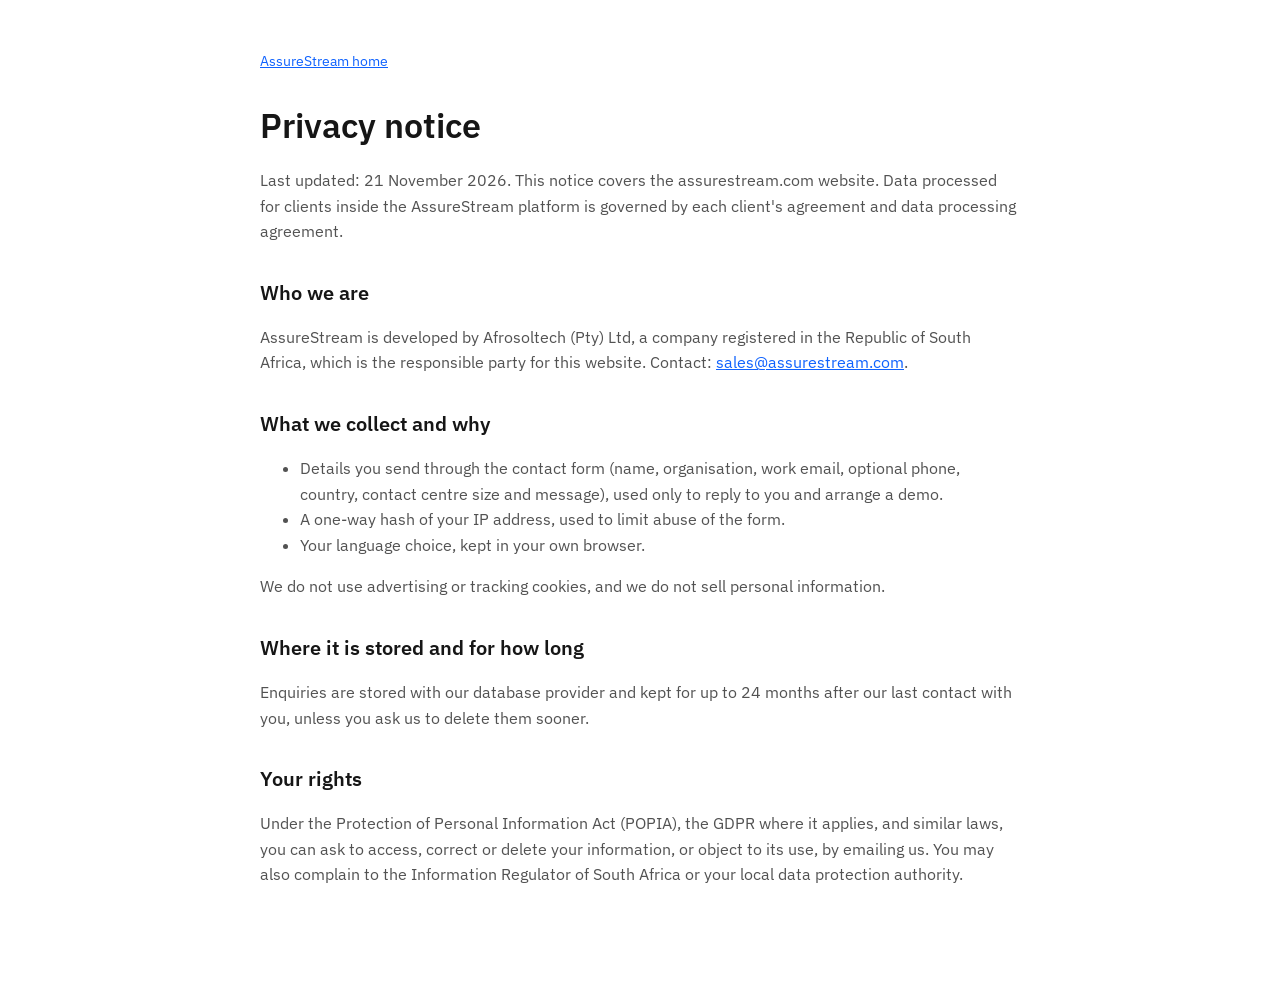
<file: privacy.html>
<!DOCTYPE html>
<html lang="en"><head><meta charset="utf-8"><meta name="viewport" content="width=device-width, initial-scale=1"><title>Privacy notice: AssureStream</title><link rel="stylesheet" href="fonts/fonts.css">
<style>body{font-family:'IBM Plex Sans',system-ui,sans-serif;color:#161616;margin:0;line-height:1.6}main{max-width:760px;margin:0 auto;padding:48px 24px 80px}a{color:#0f62fe}h1{font-size:34px;margin:24px 0 8px}h2{font-size:20px;margin:32px 0 8px}p,li{color:#525252}.back{font-size:14px}</style></head>
<body><main>
<a class="back" href="index.html">AssureStream home</a>
<h1>Privacy notice</h1>
<p>Last updated: 21 November 2026. This notice covers the assurestream.com website. Data processed for clients inside the AssureStream platform is governed by each client's agreement and data processing agreement.</p>
<h2>Who we are</h2>
<p>AssureStream is developed by Afrosoltech (Pty) Ltd, a company registered in the Republic of South Africa, which is the responsible party for this website. Contact: <a href="mailto:sales@assurestream.com">sales@assurestream.com</a>.</p>
<h2>What we collect and why</h2>
<ul><li>Details you send through the contact form (name, organisation, work email, optional phone, country, contact centre size and message), used only to reply to you and arrange a demo.</li><li>A one-way hash of your IP address, used to limit abuse of the form.</li><li>Your language choice, kept in your own browser.</li></ul>
<p>We do not use advertising or tracking cookies, and we do not sell personal information.</p>
<h2>Where it is stored and for how long</h2>
<p>Enquiries are stored with our database provider and kept for up to 24 months after our last contact with you, unless you ask us to delete them sooner.</p>
<h2>Your rights</h2>
<p>Under the Protection of Personal Information Act (POPIA), the GDPR where it applies, and similar laws, you can ask to access, correct or delete your information, or object to its use, by emailing us. You may also complain to the Information Regulator of South Africa or your local data protection authority.</p>
</main></body></html>
</file>
<file: fonts/fonts.css>
/* IBM Plex, SIL Open Font License 1.1 (see OFL.txt). Self-hosted so the console works without third-party font requests. */
@font-face{font-family:'IBM Plex Sans';font-style:normal;font-display:swap;font-weight:300;src:url('ibm-plex-sans-latin-ext-300-normal.woff2') format('woff2');unicode-range:U+0100-02BA,U+02BD-02C5,U+02C7-02CC,U+02CE-02D7,U+02DD-02FF,U+0304,U+0308,U+0329,U+1D00-1DBF,U+1E00-1E9F,U+1EF2-1EFF,U+2020,U+20A0-20AB,U+20AD-20C0,U+2113,U+2C60-2C7F,U+A720-A7FF}
@font-face{font-family:'IBM Plex Sans';font-style:normal;font-display:swap;font-weight:300;src:url('ibm-plex-sans-latin-300-normal.woff2') format('woff2');unicode-range:U+0000-00FF,U+0131,U+0152-0153,U+02BB-02BC,U+02C6,U+02DA,U+02DC,U+0304,U+0308,U+0329,U+2000-206F,U+20AC,U+2122,U+2191,U+2193,U+2212,U+2215,U+FEFF,U+FFFD}
@font-face{font-family:'IBM Plex Sans';font-style:normal;font-display:swap;font-weight:400;src:url('ibm-plex-sans-latin-ext-400-normal.woff2') format('woff2');unicode-range:U+0100-02BA,U+02BD-02C5,U+02C7-02CC,U+02CE-02D7,U+02DD-02FF,U+0304,U+0308,U+0329,U+1D00-1DBF,U+1E00-1E9F,U+1EF2-1EFF,U+2020,U+20A0-20AB,U+20AD-20C0,U+2113,U+2C60-2C7F,U+A720-A7FF}
@font-face{font-family:'IBM Plex Sans';font-style:normal;font-display:swap;font-weight:400;src:url('ibm-plex-sans-latin-400-normal.woff2') format('woff2');unicode-range:U+0000-00FF,U+0131,U+0152-0153,U+02BB-02BC,U+02C6,U+02DA,U+02DC,U+0304,U+0308,U+0329,U+2000-206F,U+20AC,U+2122,U+2191,U+2193,U+2212,U+2215,U+FEFF,U+FFFD}
@font-face{font-family:'IBM Plex Sans';font-style:normal;font-display:swap;font-weight:600;src:url('ibm-plex-sans-latin-ext-600-normal.woff2') format('woff2');unicode-range:U+0100-02BA,U+02BD-02C5,U+02C7-02CC,U+02CE-02D7,U+02DD-02FF,U+0304,U+0308,U+0329,U+1D00-1DBF,U+1E00-1E9F,U+1EF2-1EFF,U+2020,U+20A0-20AB,U+20AD-20C0,U+2113,U+2C60-2C7F,U+A720-A7FF}
@font-face{font-family:'IBM Plex Sans';font-style:normal;font-display:swap;font-weight:600;src:url('ibm-plex-sans-latin-600-normal.woff2') format('woff2');unicode-range:U+0000-00FF,U+0131,U+0152-0153,U+02BB-02BC,U+02C6,U+02DA,U+02DC,U+0304,U+0308,U+0329,U+2000-206F,U+20AC,U+2122,U+2191,U+2193,U+2212,U+2215,U+FEFF,U+FFFD}
@font-face{font-family:'IBM Plex Serif';font-style:normal;font-display:swap;font-weight:400;src:url('ibm-plex-serif-latin-ext-400-normal.woff2') format('woff2');unicode-range:U+0100-02BA,U+02BD-02C5,U+02C7-02CC,U+02CE-02D7,U+02DD-02FF,U+0304,U+0308,U+0329,U+1D00-1DBF,U+1E00-1E9F,U+1EF2-1EFF,U+2020,U+20A0-20AB,U+20AD-20C0,U+2113,U+2C60-2C7F,U+A720-A7FF}
@font-face{font-family:'IBM Plex Serif';font-style:normal;font-display:swap;font-weight:400;src:url('ibm-plex-serif-latin-400-normal.woff2') format('woff2');unicode-range:U+0000-00FF,U+0131,U+0152-0153,U+02BB-02BC,U+02C6,U+02DA,U+02DC,U+0304,U+0308,U+0329,U+2000-206F,U+20AC,U+2122,U+2191,U+2193,U+2212,U+2215,U+FEFF,U+FFFD}
@font-face{font-family:'IBM Plex Serif';font-style:normal;font-display:swap;font-weight:600;src:url('ibm-plex-serif-latin-ext-600-normal.woff2') format('woff2');unicode-range:U+0100-02BA,U+02BD-02C5,U+02C7-02CC,U+02CE-02D7,U+02DD-02FF,U+0304,U+0308,U+0329,U+1D00-1DBF,U+1E00-1E9F,U+1EF2-1EFF,U+2020,U+20A0-20AB,U+20AD-20C0,U+2113,U+2C60-2C7F,U+A720-A7FF}
@font-face{font-family:'IBM Plex Serif';font-style:normal;font-display:swap;font-weight:600;src:url('ibm-plex-serif-latin-600-normal.woff2') format('woff2');unicode-range:U+0000-00FF,U+0131,U+0152-0153,U+02BB-02BC,U+02C6,U+02DA,U+02DC,U+0304,U+0308,U+0329,U+2000-206F,U+20AC,U+2122,U+2191,U+2193,U+2212,U+2215,U+FEFF,U+FFFD}
@font-face{font-family:'IBM Plex Mono';font-style:normal;font-display:swap;font-weight:400;src:url('ibm-plex-mono-latin-ext-400-normal.woff2') format('woff2');unicode-range:U+0100-02BA,U+02BD-02C5,U+02C7-02CC,U+02CE-02D7,U+02DD-02FF,U+0304,U+0308,U+0329,U+1D00-1DBF,U+1E00-1E9F,U+1EF2-1EFF,U+2020,U+20A0-20AB,U+20AD-20C0,U+2113,U+2C60-2C7F,U+A720-A7FF}
@font-face{font-family:'IBM Plex Mono';font-style:normal;font-display:swap;font-weight:400;src:url('ibm-plex-mono-latin-400-normal.woff2') format('woff2');unicode-range:U+0000-00FF,U+0131,U+0152-0153,U+02BB-02BC,U+02C6,U+02DA,U+02DC,U+0304,U+0308,U+0329,U+2000-206F,U+20AC,U+2122,U+2191,U+2193,U+2212,U+2215,U+FEFF,U+FFFD}
</file>
